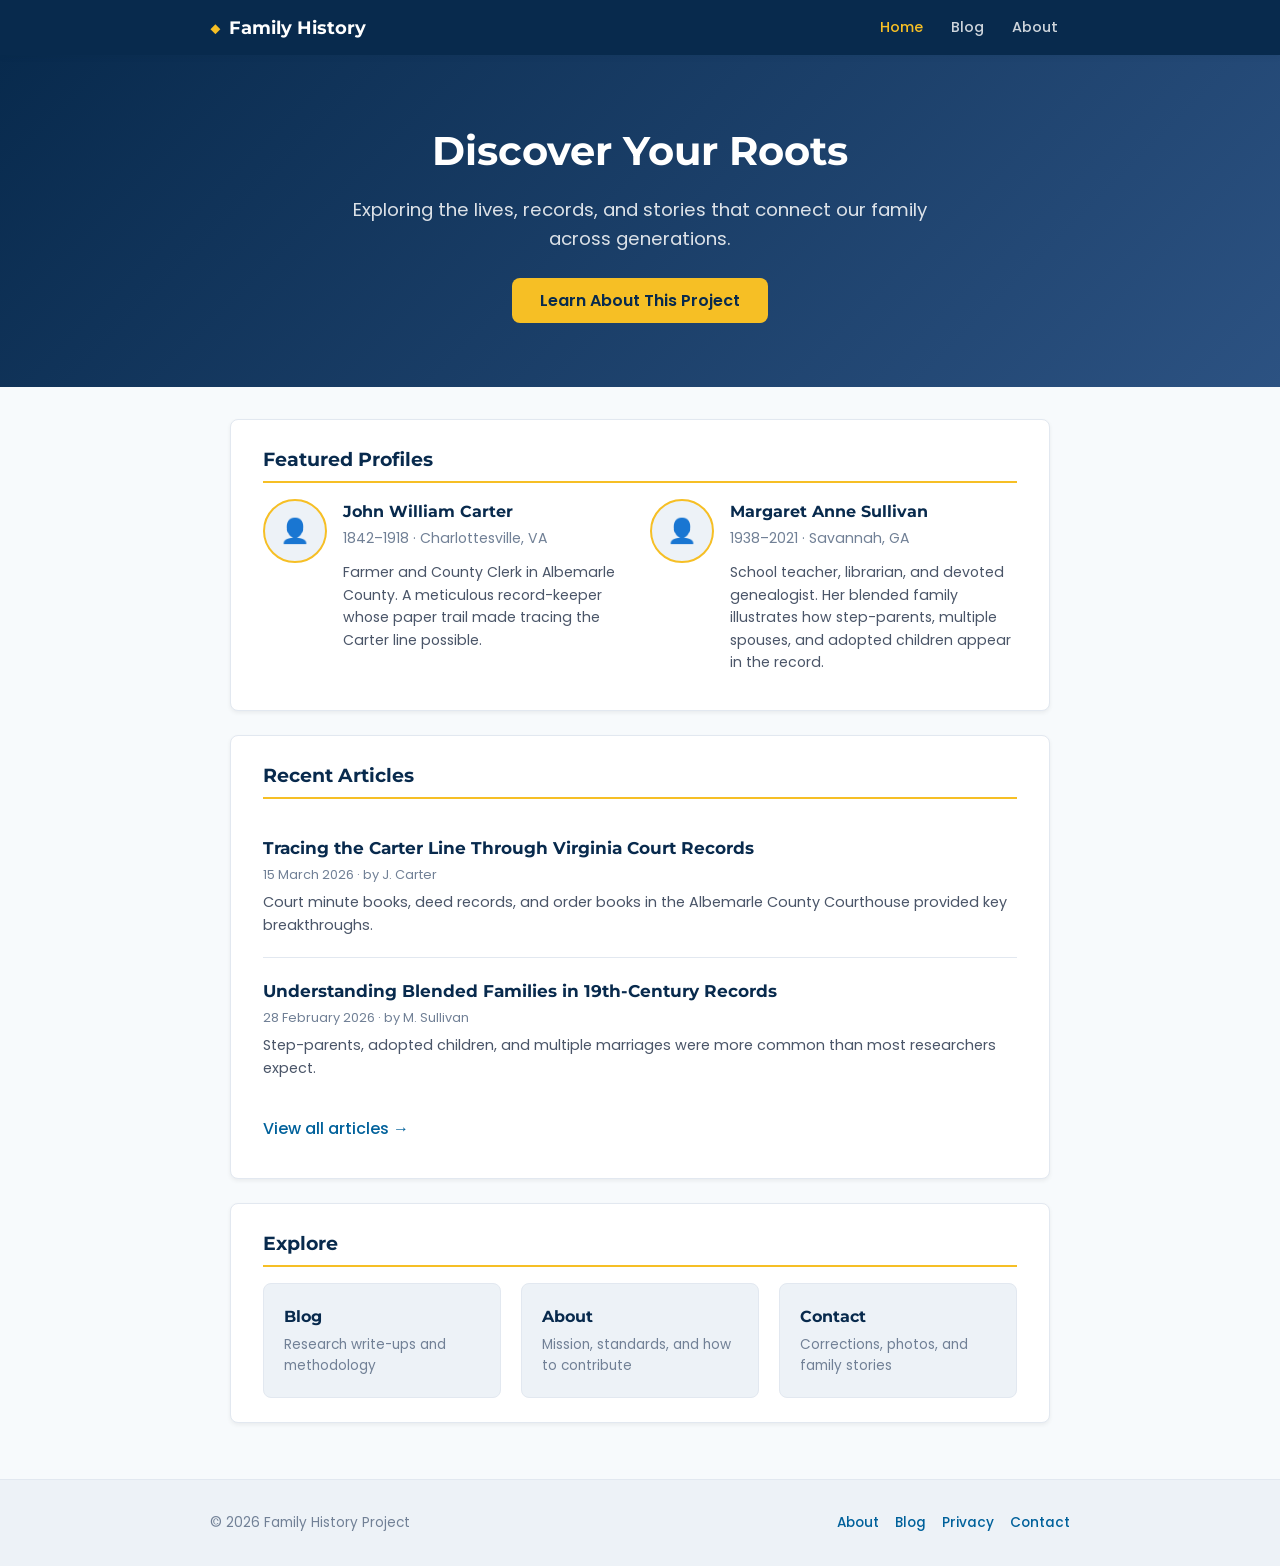
<file: index.html>
<!DOCTYPE html>
<html lang="en">
<head>
  <meta charset="UTF-8">
  <meta name="viewport" content="width=device-width, initial-scale=1.0">
  <title>Family History</title>
  <link rel="preconnect" href="https://fonts.googleapis.com">
  <link rel="preconnect" href="https://fonts.gstatic.com" crossorigin>
  <link href="https://fonts.googleapis.com/css2?family=Montserrat:wght@400;600;700&family=Poppins:wght@300;400;500;600&display=swap" rel="stylesheet">
  <link rel="stylesheet" href="css/profile.css">
</head>
<body>

  <header class="site-header">
    <div class="site-header__inner">
      <a class="site-header__brand" href="index.html"><span>&#9670;</span> Family History</a>
      <nav class="site-nav" aria-label="Main navigation">
        <a href="index.html" aria-current="page">Home</a>
        <a href="blog.html">Blog</a>
        <a href="about.html">About</a>
      </nav>
    </div>
  </header>

  <!-- Hero -->
  <section class="hero">
    <div class="hero__content">
      <h1 class="hero__title">Discover Your Roots</h1>
      <p class="hero__lead">Exploring the lives, records, and stories that connect our family across generations.</p>
      <a class="hero__cta" href="about.html">Learn About This Project</a>
    </div>
  </section>

  <main class="container">

    <!-- Featured Profiles -->
    <section class="card">
      <h2>Featured Profiles</h2>
      <div class="home-grid">

        <article class="home-card">
          <figure class="home-card__photo" aria-label="Profile photo placeholder">&#128100;</figure>
          <div class="home-card__body">
            <h3><a href="profile-carter.html">John William Carter</a></h3>
            <p class="detail"><time datetime="1842-03-12">1842</time>&ndash;<time datetime="1918-11-07">1918</time> &middot; Charlottesville, VA</p>
            <p>Farmer and County Clerk in Albemarle County. A meticulous record-keeper whose paper trail made tracing the Carter line possible.</p>
          </div>
        </article>

        <article class="home-card">
          <figure class="home-card__photo" aria-label="Profile photo placeholder">&#128100;</figure>
          <div class="home-card__body">
            <h3><a href="mixed-family.html">Margaret Anne Sullivan</a></h3>
            <p class="detail"><time datetime="1938-07-03">1938</time>&ndash;<time datetime="2021-01-19">2021</time> &middot; Savannah, GA</p>
            <p>School teacher, librarian, and devoted genealogist. Her blended family illustrates how step-parents, multiple spouses, and adopted children appear in the record.</p>
          </div>
        </article>

      </div>
    </section>

    <!-- Recent Articles -->
    <section class="card">
      <h2>Recent Articles</h2>
      <ul class="blog-list">
        <li>
          <a href="article.html">
            <h3>Tracing the Carter Line Through Virginia Court Records</h3>
            <p class="blog-meta"><time datetime="2026-03-15">15 March 2026</time> &middot; by J. Carter</p>
            <p class="blog-excerpt">Court minute books, deed records, and order books in the Albemarle County Courthouse provided key breakthroughs.</p>
          </a>
        </li>
        <li>
          <a href="#">
            <h3>Understanding Blended Families in 19th-Century Records</h3>
            <p class="blog-meta"><time datetime="2026-02-28">28 February 2026</time> &middot; by M. Sullivan</p>
            <p class="blog-excerpt">Step-parents, adopted children, and multiple marriages were more common than most researchers expect.</p>
          </a>
        </li>
      </ul>
      <p style="margin-top:1rem;"><a href="blog.html" class="person-link">View all articles &rarr;</a></p>
    </section>

    <!-- Quick Links -->
    <section class="card">
      <h2>Explore</h2>
      <div class="home-grid home-grid--3">
        <a href="blog.html" class="explore-tile">
          <strong>Blog</strong>
          <span>Research write-ups and methodology</span>
        </a>
        <a href="about.html" class="explore-tile">
          <strong>About</strong>
          <span>Mission, standards, and how to contribute</span>
        </a>
        <a href="contact.html" class="explore-tile">
          <strong>Contact</strong>
          <span>Corrections, photos, and family stories</span>
        </a>
      </div>
    </section>

  </main>

  <footer class="site-footer">
    <div class="site-footer__inner">
      <p class="site-footer__copy">&copy; 2026 Family History Project</p>
      <nav class="site-footer__links" aria-label="Footer navigation">
        <a href="about.html">About</a>
        <a href="blog.html">Blog</a>
        <a href="#">Privacy</a>
        <a href="contact.html">Contact</a>
      </nav>
    </div>
  </footer>

</body>
</html>
</file>
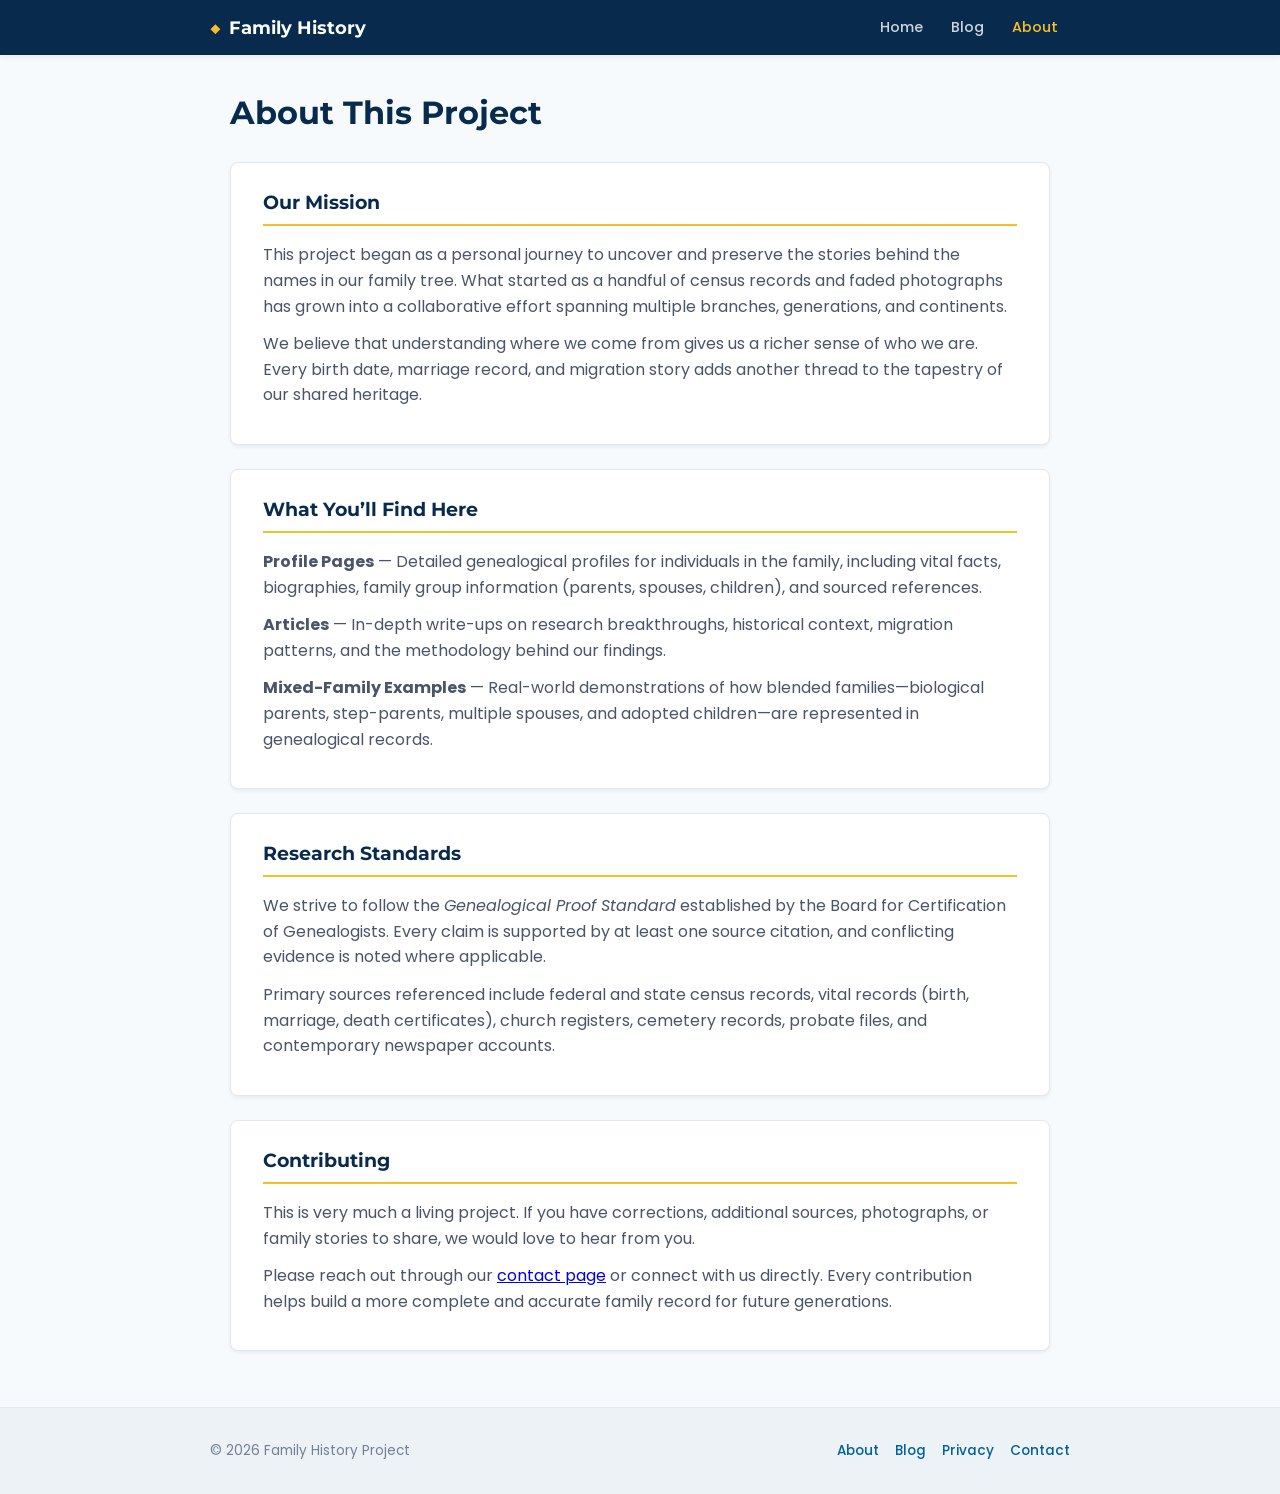
<file: about.html>
<!DOCTYPE html>
<html lang="en">
<head>
  <meta charset="UTF-8">
  <meta name="viewport" content="width=device-width, initial-scale=1.0">
  <title>About &mdash; Family History</title>
  <link rel="preconnect" href="https://fonts.googleapis.com">
  <link rel="preconnect" href="https://fonts.gstatic.com" crossorigin>
  <link href="https://fonts.googleapis.com/css2?family=Montserrat:wght@400;600;700&family=Poppins:wght@300;400;500;600&display=swap" rel="stylesheet">
  <link rel="stylesheet" href="css/profile.css">
</head>
<body>

  <header class="site-header">
    <div class="site-header__inner">
      <a class="site-header__brand" href="index.html"><span>&#9670;</span> Family History</a>
      <nav class="site-nav" aria-label="Main navigation">
        <a href="index.html">Home</a>
        <a href="blog.html">Blog</a>
        <a href="about.html" aria-current="page">About</a>
      </nav>
    </div>
  </header>

  <main class="container">

    <h1 class="page-title">About This Project</h1>

    <article class="card">
      <h2>Our Mission</h2>
      <p>
        This project began as a personal journey to uncover and preserve the stories behind the names in our family tree. What started as a handful of census records and faded photographs has grown into a collaborative effort spanning multiple branches, generations, and continents.
      </p>
      <p>
        We believe that understanding where we come from gives us a richer sense of who we are. Every birth date, marriage record, and migration story adds another thread to the tapestry of our shared heritage.
      </p>
    </article>

    <article class="card">
      <h2>What You&rsquo;ll Find Here</h2>
      <p>
        <strong>Profile Pages</strong> &mdash; Detailed genealogical profiles for individuals in the family, including vital facts, biographies, family group information (parents, spouses, children), and sourced references.
      </p>
      <p>
        <strong>Articles</strong> &mdash; In-depth write-ups on research breakthroughs, historical context, migration patterns, and the methodology behind our findings.
      </p>
      <p>
        <strong>Mixed-Family Examples</strong> &mdash; Real-world demonstrations of how blended families&mdash;biological parents, step-parents, multiple spouses, and adopted children&mdash;are represented in genealogical records.
      </p>
    </article>

    <article class="card">
      <h2>Research Standards</h2>
      <p>
        We strive to follow the <cite>Genealogical Proof Standard</cite> established by the Board for Certification of Genealogists. Every claim is supported by at least one source citation, and conflicting evidence is noted where applicable.
      </p>
      <p>
        Primary sources referenced include federal and state census records, vital records (birth, marriage, death certificates), church registers, cemetery records, probate files, and contemporary newspaper accounts.
      </p>
    </article>

    <section class="card">
      <h2>Contributing</h2>
      <p>
        This is very much a living project. If you have corrections, additional sources, photographs, or family stories to share, we would love to hear from you.
      </p>
      <p>
        Please reach out through our <a href="contact.html">contact page</a> or connect with us directly. Every contribution helps build a more complete and accurate family record for future generations.
      </p>
    </section>

  </main>

  <footer class="site-footer">
    <div class="site-footer__inner">
      <p class="site-footer__copy">&copy; 2026 Family History Project</p>
      <nav class="site-footer__links" aria-label="Footer navigation">
        <a href="about.html">About</a>
        <a href="blog.html">Blog</a>
        <a href="#">Privacy</a>
        <a href="contact.html">Contact</a>
      </nav>
    </div>
  </footer>

</body>
</html>
</file>
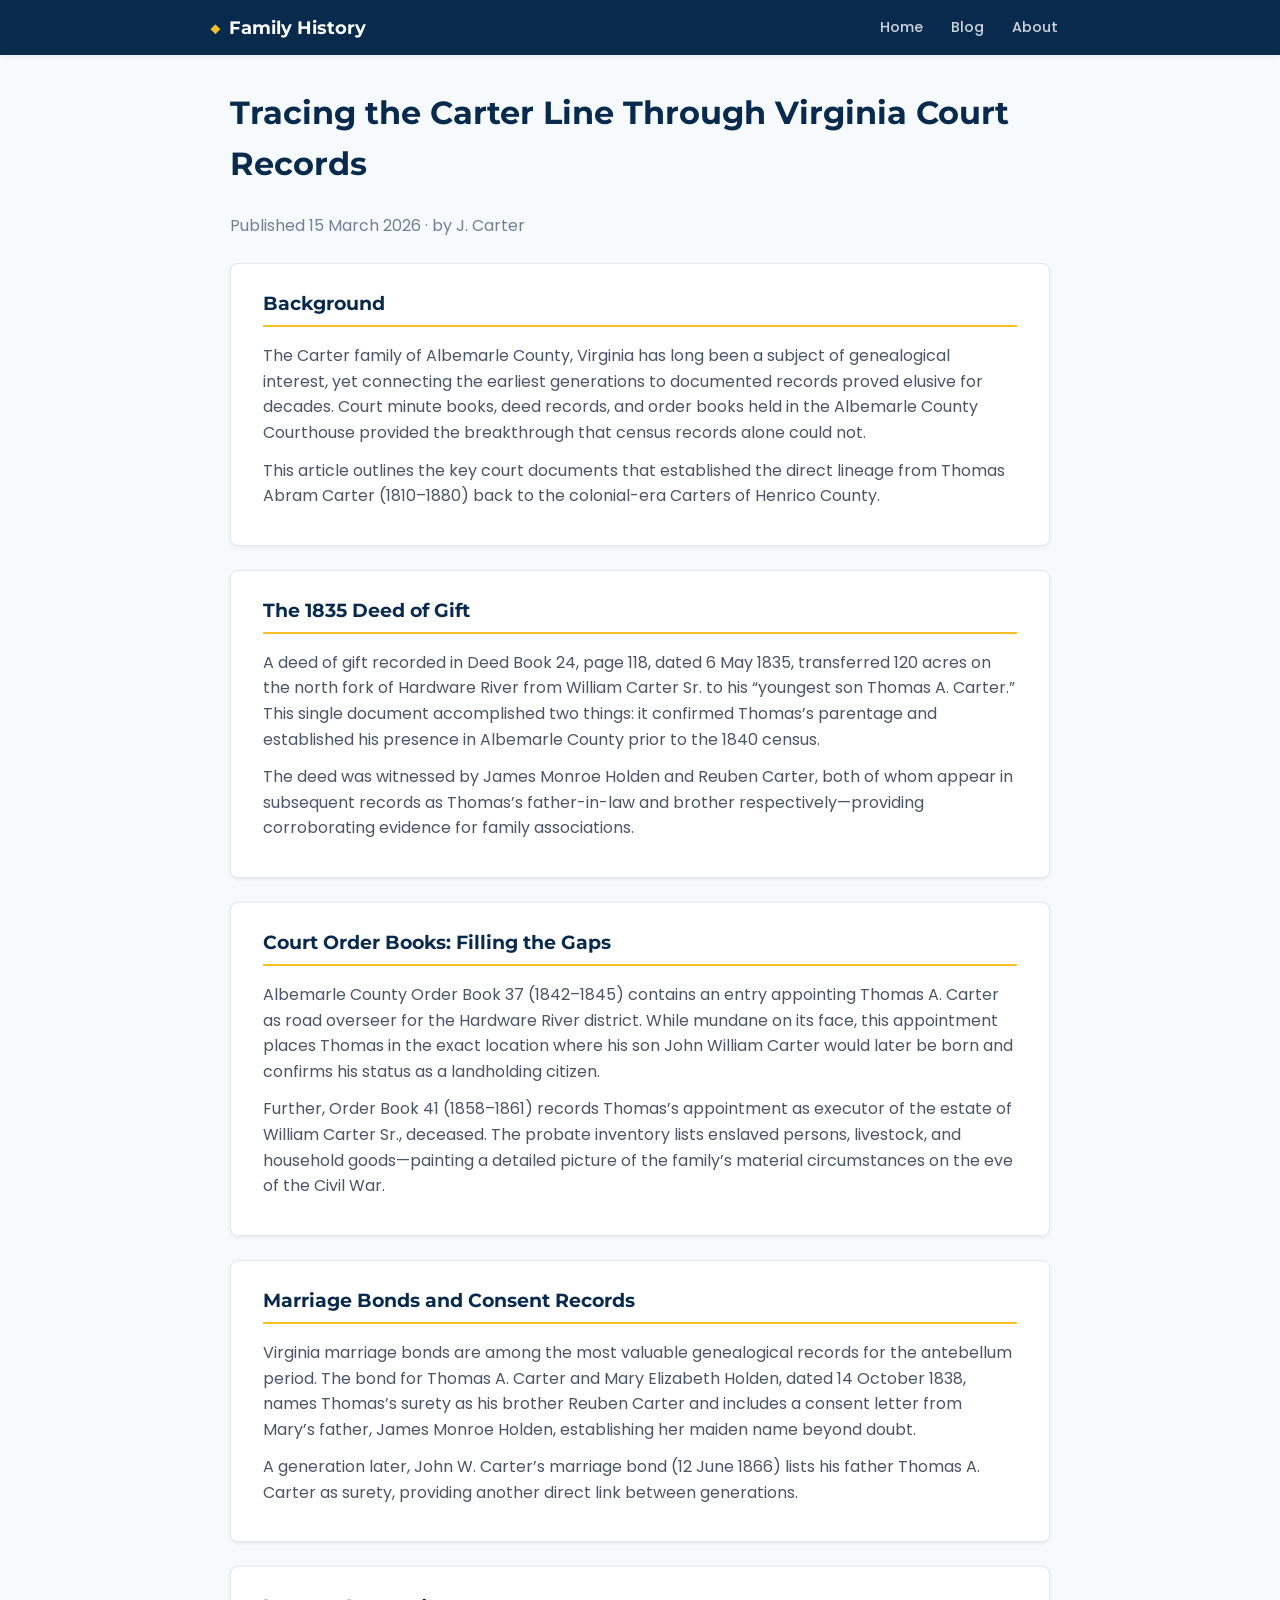
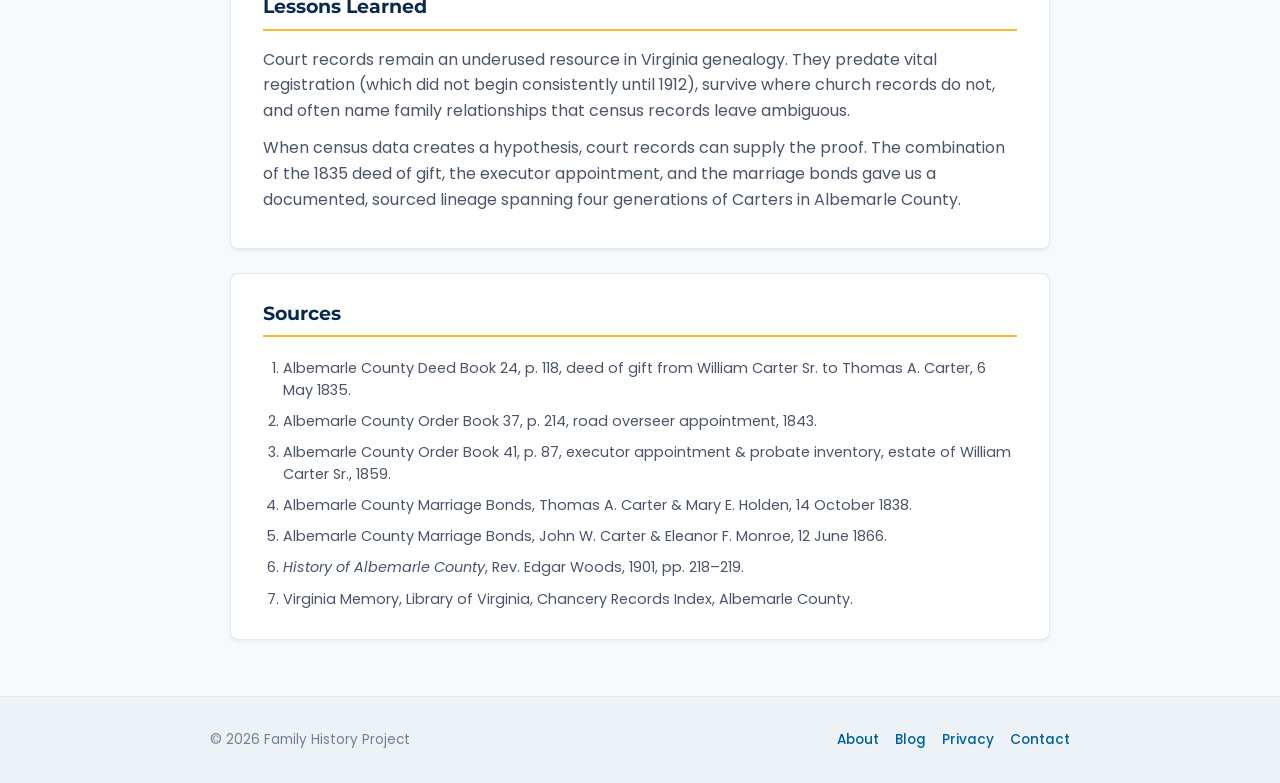
<file: article.html>
<!DOCTYPE html>
<html lang="en">
<head>
  <meta charset="UTF-8">
  <meta name="viewport" content="width=device-width, initial-scale=1.0">
  <title>Tracing the Carter Line Through Virginia Court Records &mdash; Family History</title>
  <link rel="preconnect" href="https://fonts.googleapis.com">
  <link rel="preconnect" href="https://fonts.gstatic.com" crossorigin>
  <link href="https://fonts.googleapis.com/css2?family=Montserrat:wght@400;600;700&family=Poppins:wght@300;400;500;600&display=swap" rel="stylesheet">
  <link rel="stylesheet" href="css/profile.css">
</head>
<body>

  <header class="site-header">
    <div class="site-header__inner">
      <a class="site-header__brand" href="index.html"><span>&#9670;</span> Family History</a>
      <nav class="site-nav" aria-label="Main navigation">
        <a href="index.html">Home</a>
        <a href="blog.html">Blog</a>
        <a href="about.html">About</a>
      </nav>
    </div>
  </header>

  <main class="container">

    <article>
      <header>
        <h1 class="page-title">Tracing the Carter Line Through Virginia Court Records</h1>
        <p class="detail" style="margin-bottom:1.5rem;">
          Published <time datetime="2026-03-15">15 March 2026</time> &middot; by J. Carter
        </p>
      </header>

      <section class="card">
        <h2>Background</h2>
        <p>
          The Carter family of Albemarle County, Virginia has long been a subject of genealogical interest, yet connecting the earliest generations to documented records proved elusive for decades. Court minute books, deed records, and order books held in the Albemarle County Courthouse provided the breakthrough that census records alone could not.
        </p>
        <p>
          This article outlines the key court documents that established the direct lineage from Thomas Abram Carter (1810&ndash;1880) back to the colonial-era Carters of Henrico County.
        </p>
      </section>

      <section class="card">
        <h2>The 1835 Deed of Gift</h2>
        <p>
          A deed of gift recorded in Deed Book 24, page 118, dated 6 May 1835, transferred 120 acres on the north fork of Hardware River from William Carter Sr. to his &ldquo;youngest son Thomas A. Carter.&rdquo; This single document accomplished two things: it confirmed Thomas&rsquo;s parentage and established his presence in Albemarle County prior to the 1840 census.
        </p>
        <p>
          The deed was witnessed by James Monroe Holden and Reuben Carter, both of whom appear in subsequent records as Thomas&rsquo;s father-in-law and brother respectively&mdash;providing corroborating evidence for family associations.
        </p>
      </section>

      <section class="card">
        <h2>Court Order Books: Filling the Gaps</h2>
        <p>
          Albemarle County Order Book 37 (1842&ndash;1845) contains an entry appointing Thomas A. Carter as road overseer for the Hardware River district. While mundane on its face, this appointment places Thomas in the exact location where his son John William Carter would later be born and confirms his status as a landholding citizen.
        </p>
        <p>
          Further, Order Book 41 (1858&ndash;1861) records Thomas&rsquo;s appointment as executor of the estate of William Carter Sr., deceased. The probate inventory lists enslaved persons, livestock, and household goods&mdash;painting a detailed picture of the family&rsquo;s material circumstances on the eve of the Civil War.
        </p>
      </section>

      <section class="card">
        <h2>Marriage Bonds and Consent Records</h2>
        <p>
          Virginia marriage bonds are among the most valuable genealogical records for the antebellum period. The bond for Thomas A. Carter and Mary Elizabeth Holden, dated 14 October 1838, names Thomas&rsquo;s surety as his brother Reuben Carter and includes a consent letter from Mary&rsquo;s father, James Monroe Holden, establishing her maiden name beyond doubt.
        </p>
        <p>
          A generation later, John W. Carter&rsquo;s marriage bond (12 June 1866) lists his father Thomas A. Carter as surety, providing another direct link between generations.
        </p>
      </section>

      <section class="card">
        <h2>Lessons Learned</h2>
        <p>
          Court records remain an underused resource in Virginia genealogy. They predate vital registration (which did not begin consistently until 1912), survive where church records do not, and often name family relationships that census records leave ambiguous.
        </p>
        <p>
          When census data creates a hypothesis, court records can supply the proof. The combination of the 1835 deed of gift, the executor appointment, and the marriage bonds gave us a documented, sourced lineage spanning four generations of Carters in Albemarle County.
        </p>
      </section>

      <aside class="card references">
        <h2>Sources</h2>
        <ol>
          <li>Albemarle County Deed Book 24, p. 118, deed of gift from William Carter Sr. to Thomas A. Carter, 6 May 1835.</li>
          <li>Albemarle County Order Book 37, p. 214, road overseer appointment, 1843.</li>
          <li>Albemarle County Order Book 41, p. 87, executor appointment &amp; probate inventory, estate of William Carter Sr., 1859.</li>
          <li>Albemarle County Marriage Bonds, Thomas A. Carter &amp; Mary E. Holden, 14 October 1838.</li>
          <li>Albemarle County Marriage Bonds, John W. Carter &amp; Eleanor F. Monroe, 12 June 1866.</li>
          <li><cite>History of Albemarle County</cite>, Rev. Edgar Woods, 1901, pp. 218&ndash;219.</li>
          <li>Virginia Memory, Library of Virginia, Chancery Records Index, Albemarle County.</li>
        </ol>
      </aside>

    </article>

  </main>

  <footer class="site-footer">
    <div class="site-footer__inner">
      <p class="site-footer__copy">&copy; 2026 Family History Project</p>
      <nav class="site-footer__links" aria-label="Footer navigation">
        <a href="about.html">About</a>
        <a href="blog.html">Blog</a>
        <a href="#">Privacy</a>
        <a href="contact.html">Contact</a>
      </nav>
    </div>
  </footer>

</body>
</html>
</file>
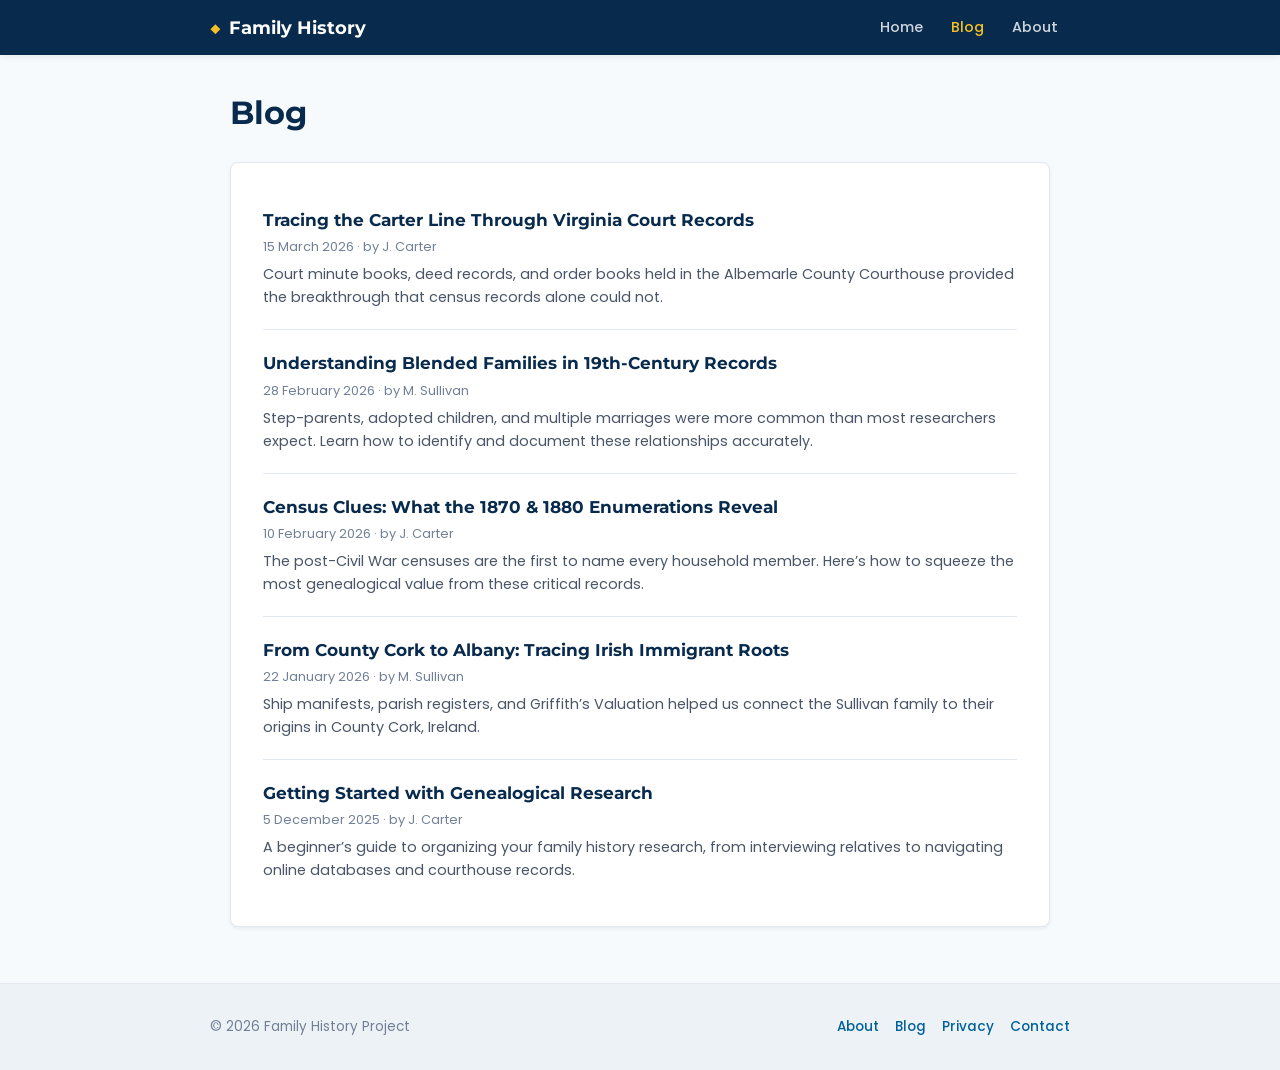
<file: blog.html>
<!DOCTYPE html>
<html lang="en">
<head>
  <meta charset="UTF-8">
  <meta name="viewport" content="width=device-width, initial-scale=1.0">
  <title>Blog &mdash; Family History</title>
  <link rel="preconnect" href="https://fonts.googleapis.com">
  <link rel="preconnect" href="https://fonts.gstatic.com" crossorigin>
  <link href="https://fonts.googleapis.com/css2?family=Montserrat:wght@400;600;700&family=Poppins:wght@300;400;500;600&display=swap" rel="stylesheet">
  <link rel="stylesheet" href="css/profile.css">
</head>
<body>

  <header class="site-header">
    <div class="site-header__inner">
      <a class="site-header__brand" href="index.html"><span>&#9670;</span> Family History</a>
      <nav class="site-nav" aria-label="Main navigation">
        <a href="index.html">Home</a>
        <a href="blog.html" aria-current="page">Blog</a>
        <a href="about.html">About</a>
      </nav>
    </div>
  </header>

  <main class="container">

    <h1 class="page-title">Blog</h1>

    <section class="card">
      <ul class="blog-list">

        <li>
          <a href="article.html">
            <h3>Tracing the Carter Line Through Virginia Court Records</h3>
            <p class="blog-meta"><time datetime="2026-03-15">15 March 2026</time> &middot; by J. Carter</p>
            <p class="blog-excerpt">Court minute books, deed records, and order books held in the Albemarle County Courthouse provided the breakthrough that census records alone could not.</p>
          </a>
        </li>

        <li>
          <a href="#">
            <h3>Understanding Blended Families in 19th-Century Records</h3>
            <p class="blog-meta"><time datetime="2026-02-28">28 February 2026</time> &middot; by M. Sullivan</p>
            <p class="blog-excerpt">Step-parents, adopted children, and multiple marriages were more common than most researchers expect. Learn how to identify and document these relationships accurately.</p>
          </a>
        </li>

        <li>
          <a href="#">
            <h3>Census Clues: What the 1870 &amp; 1880 Enumerations Reveal</h3>
            <p class="blog-meta"><time datetime="2026-02-10">10 February 2026</time> &middot; by J. Carter</p>
            <p class="blog-excerpt">The post-Civil War censuses are the first to name every household member. Here&rsquo;s how to squeeze the most genealogical value from these critical records.</p>
          </a>
        </li>

        <li>
          <a href="#">
            <h3>From County Cork to Albany: Tracing Irish Immigrant Roots</h3>
            <p class="blog-meta"><time datetime="2026-01-22">22 January 2026</time> &middot; by M. Sullivan</p>
            <p class="blog-excerpt">Ship manifests, parish registers, and Griffith&rsquo;s Valuation helped us connect the Sullivan family to their origins in County Cork, Ireland.</p>
          </a>
        </li>

        <li>
          <a href="#">
            <h3>Getting Started with Genealogical Research</h3>
            <p class="blog-meta"><time datetime="2025-12-05">5 December 2025</time> &middot; by J. Carter</p>
            <p class="blog-excerpt">A beginner&rsquo;s guide to organizing your family history research, from interviewing relatives to navigating online databases and courthouse records.</p>
          </a>
        </li>

      </ul>
    </section>

  </main>

  <footer class="site-footer">
    <div class="site-footer__inner">
      <p class="site-footer__copy">&copy; 2026 Family History Project</p>
      <nav class="site-footer__links" aria-label="Footer navigation">
        <a href="about.html">About</a>
        <a href="blog.html">Blog</a>
        <a href="#">Privacy</a>
        <a href="contact.html">Contact</a>
      </nav>
    </div>
  </footer>

</body>
</html>
</file>
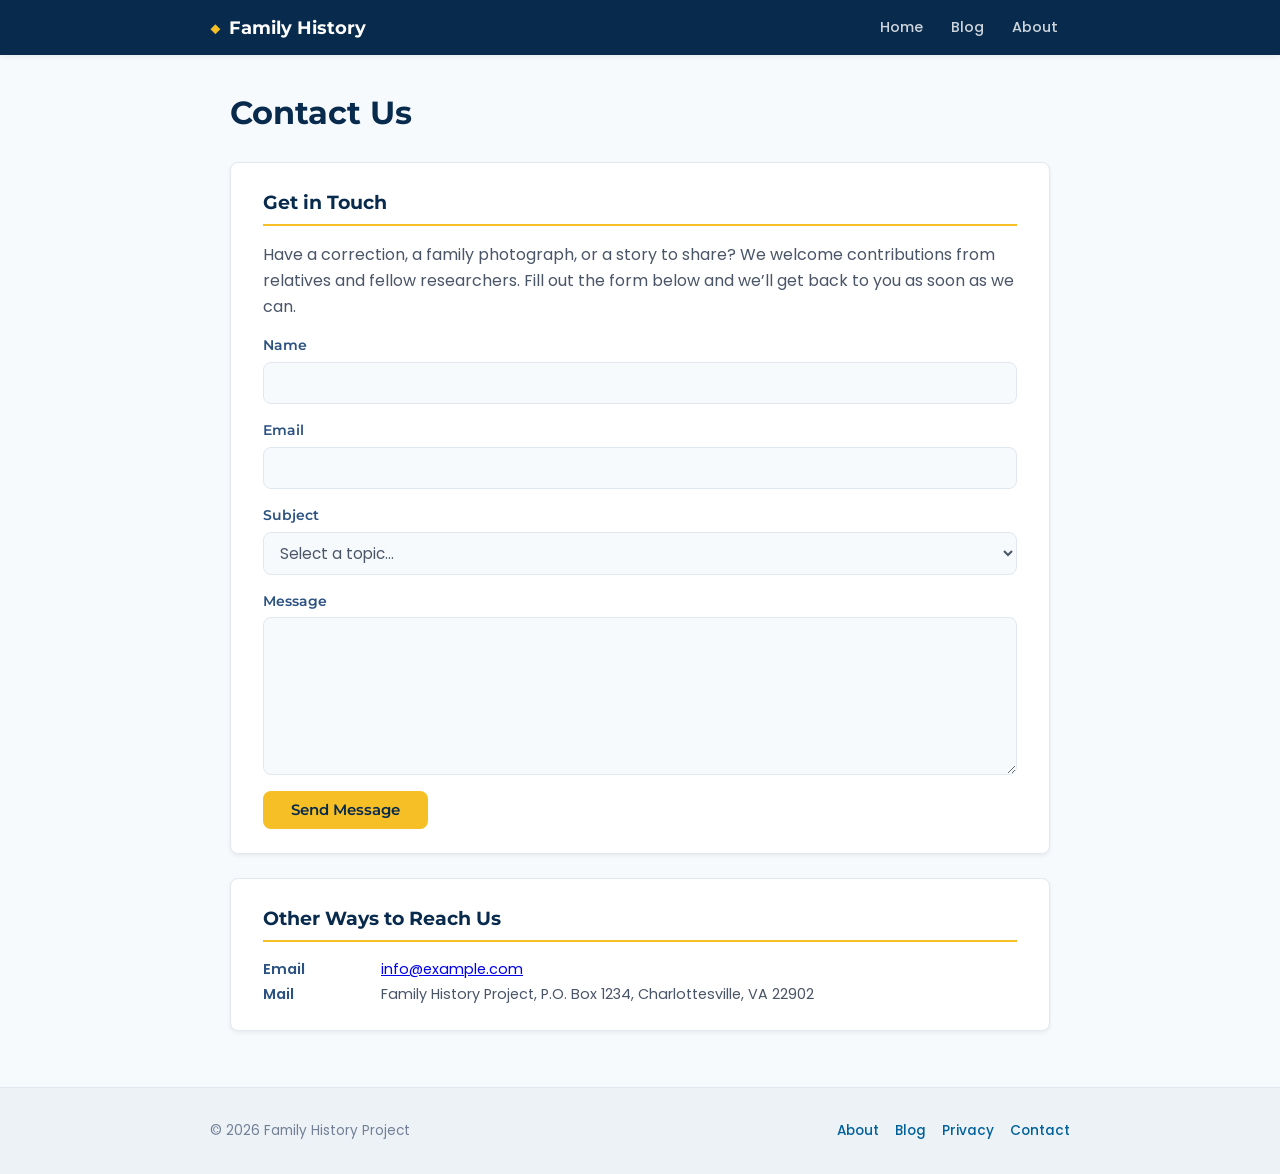
<file: contact.html>
<!DOCTYPE html>
<html lang="en">
<head>
  <meta charset="UTF-8">
  <meta name="viewport" content="width=device-width, initial-scale=1.0">
  <title>Contact &mdash; Family History</title>
  <link rel="preconnect" href="https://fonts.googleapis.com">
  <link rel="preconnect" href="https://fonts.gstatic.com" crossorigin>
  <link href="https://fonts.googleapis.com/css2?family=Montserrat:wght@400;600;700&family=Poppins:wght@300;400;500;600&display=swap" rel="stylesheet">
  <link rel="stylesheet" href="css/profile.css">
</head>
<body>

  <header class="site-header">
    <div class="site-header__inner">
      <a class="site-header__brand" href="index.html"><span>&#9670;</span> Family History</a>
      <nav class="site-nav" aria-label="Main navigation">
        <a href="index.html">Home</a>
        <a href="blog.html">Blog</a>
        <a href="about.html">About</a>
      </nav>
    </div>
  </header>

  <main class="container">

    <h1 class="page-title">Contact Us</h1>

    <section class="card">
      <h2>Get in Touch</h2>
      <p>
        Have a correction, a family photograph, or a story to share? We welcome contributions from relatives and fellow researchers. Fill out the form below and we&rsquo;ll get back to you as soon as we can.
      </p>

      <form class="contact-form" action="#" method="post">
        <div class="form-group">
          <label for="name">Name</label>
          <input type="text" id="name" name="name" required autocomplete="name">
        </div>

        <div class="form-group">
          <label for="email">Email</label>
          <input type="email" id="email" name="email" required autocomplete="email">
        </div>

        <div class="form-group">
          <label for="subject">Subject</label>
          <select id="subject" name="subject" required>
            <option value="" disabled selected>Select a topic&hellip;</option>
            <option value="correction">Correction or Update</option>
            <option value="contribution">Photo or Document Contribution</option>
            <option value="question">Research Question</option>
            <option value="collaboration">Collaboration</option>
            <option value="other">Other</option>
          </select>
        </div>

        <div class="form-group">
          <label for="message">Message</label>
          <textarea id="message" name="message" rows="6" required></textarea>
        </div>

        <button type="submit" class="form-submit">Send Message</button>
      </form>
    </section>

    <aside class="card">
      <h2>Other Ways to Reach Us</h2>
      <dl class="vital-facts">
        <dt>Email</dt>
        <dd><a href="mailto:info@example.com">info@example.com</a></dd>
        <dt>Mail</dt>
        <dd>Family History Project, P.O. Box 1234, Charlottesville, VA 22902</dd>
      </dl>
    </aside>

  </main>

  <footer class="site-footer">
    <div class="site-footer__inner">
      <p class="site-footer__copy">&copy; 2026 Family History Project</p>
      <nav class="site-footer__links" aria-label="Footer navigation">
        <a href="about.html">About</a>
        <a href="blog.html">Blog</a>
        <a href="#">Privacy</a>
        <a href="contact.html">Contact</a>
      </nav>
    </div>
  </footer>

</body>
</html>
</file>
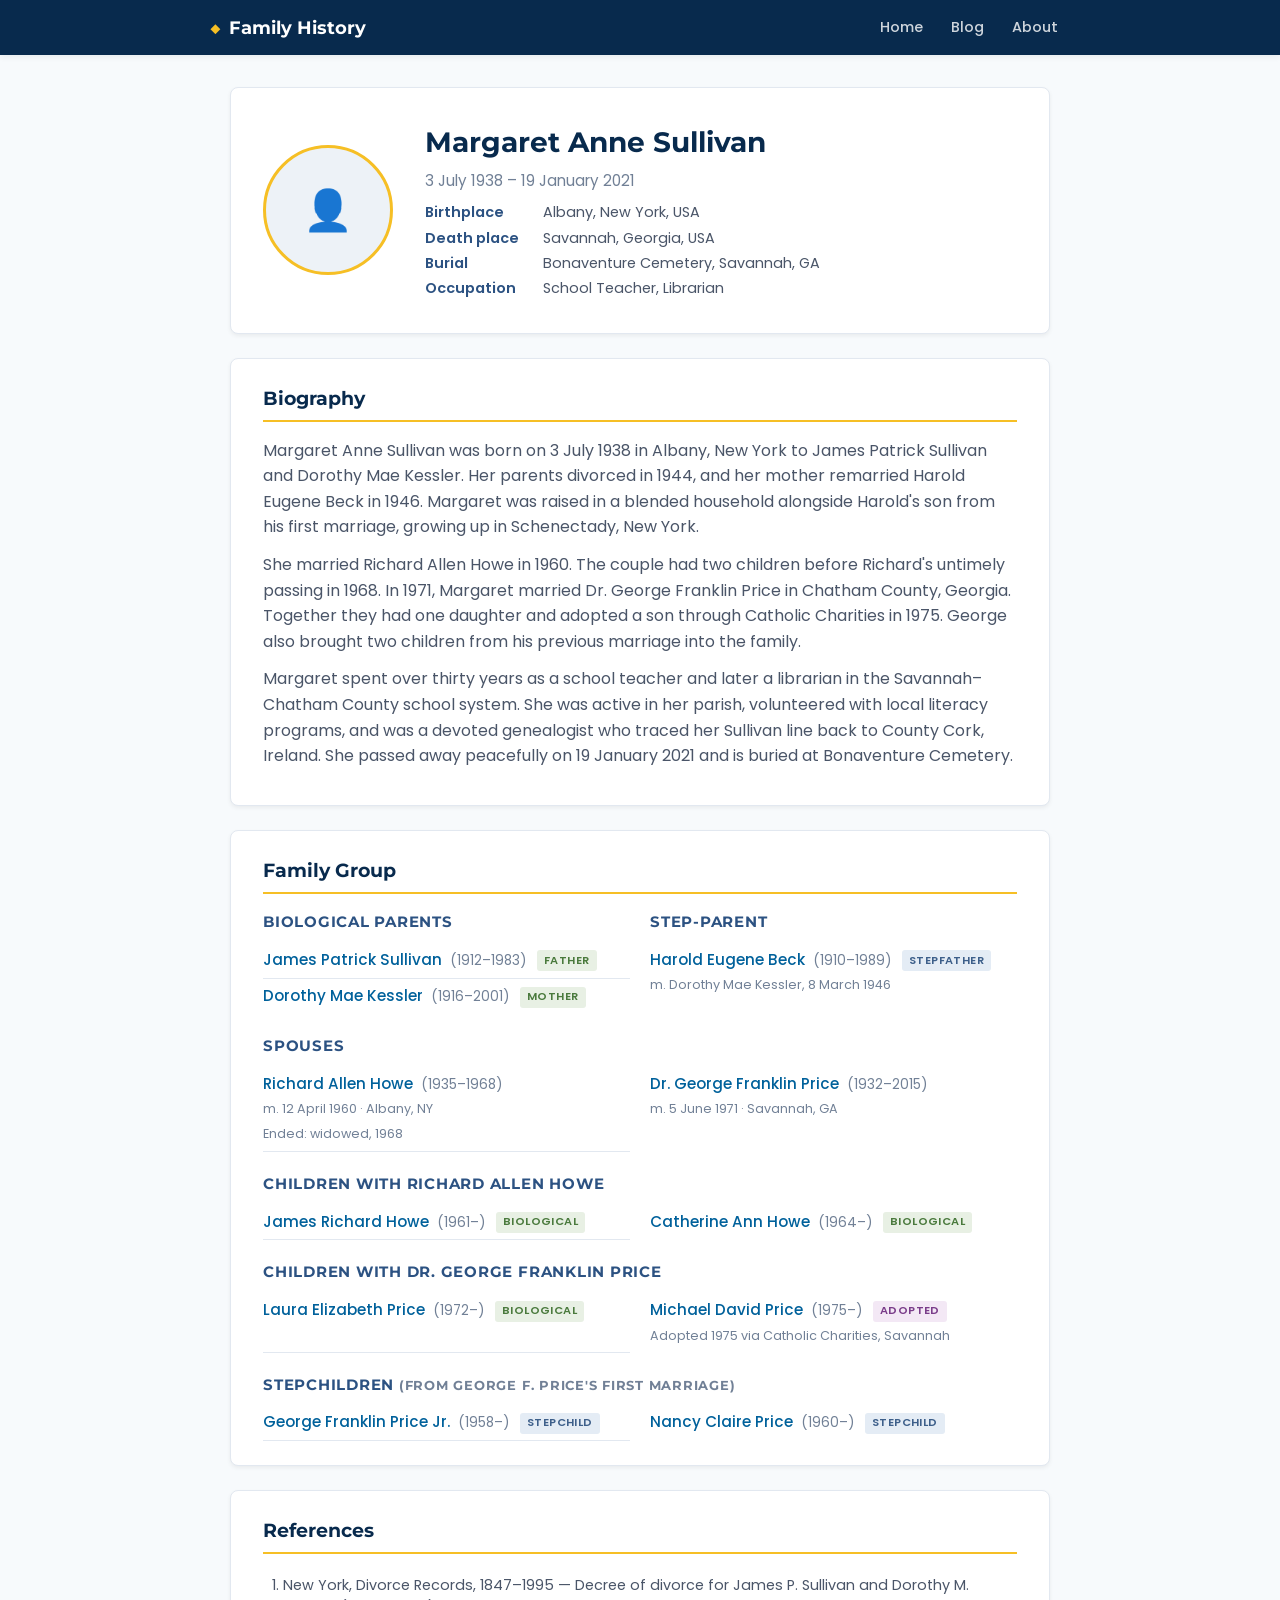
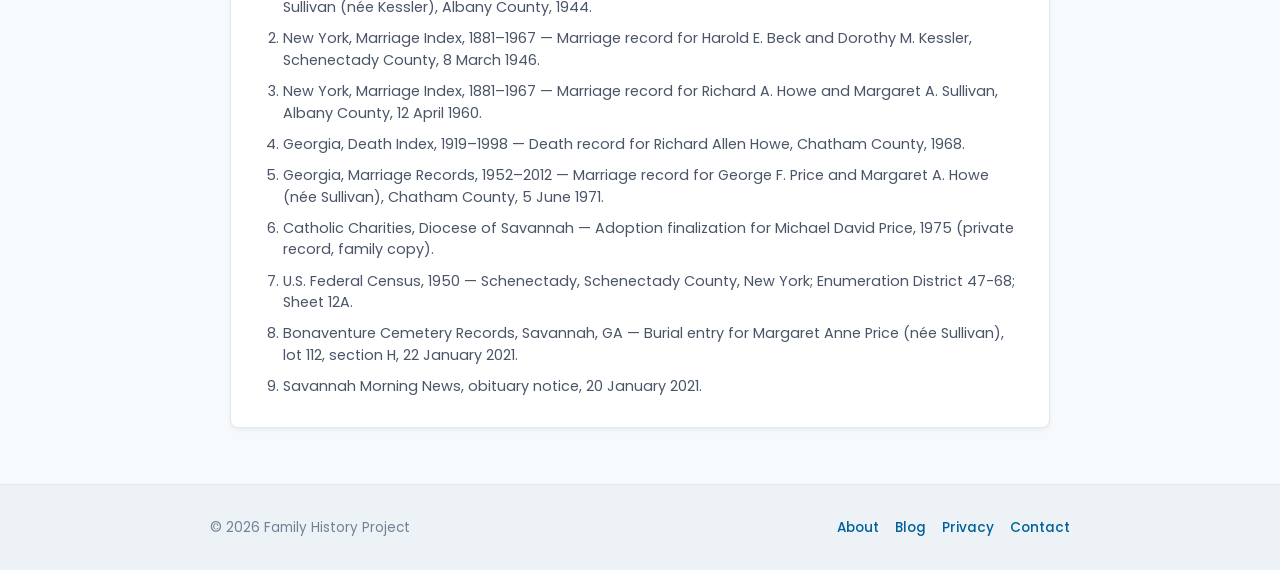
<file: mixed-family.html>
<!DOCTYPE html>
<html lang="en">
<head>
  <meta charset="UTF-8">
  <meta name="viewport" content="width=device-width, initial-scale=1.0">
  <title>Genealogy Profile &mdash; Mixed Family</title>
  <link rel="preconnect" href="https://fonts.googleapis.com">
  <link rel="preconnect" href="https://fonts.gstatic.com" crossorigin>
  <link href="https://fonts.googleapis.com/css2?family=Montserrat:wght@400;600;700&family=Poppins:wght@300;400;500;600&display=swap" rel="stylesheet">
  <link rel="stylesheet" href="css/profile.css">
  <link rel="stylesheet" href="css/mixed-family.css">
</head>
<body>

  <header class="site-header">
    <div class="site-header__inner">
      <a class="site-header__brand" href="index.html"><span>&#9670;</span> Family History</a>
      <nav class="site-nav" aria-label="Main navigation">
        <a href="index.html">Home</a>
        <a href="blog.html">Blog</a>
        <a href="about.html">About</a>
      </nav>
    </div>
  </header>

  <main class="container">

    <!-- Profile Header -->
    <header class="profile-header">
      <figure aria-label="Profile photo placeholder">&#128100;</figure>
      <div>
        <h1>Margaret Anne Sullivan</h1>
        <p class="dates"><time datetime="1938-07-03">3 July 1938</time> &ndash; <time datetime="2021-01-19">19 January 2021</time></p>
        <dl class="vital-facts">
          <dt>Birthplace</dt>
          <dd>Albany, New York, USA</dd>
          <dt>Death place</dt>
          <dd>Savannah, Georgia, USA</dd>
          <dt>Burial</dt>
          <dd>Bonaventure Cemetery, Savannah, GA</dd>
          <dt>Occupation</dt>
          <dd>School Teacher, Librarian</dd>
        </dl>
      </div>
    </header>

    <!-- Biography -->
    <article class="card">
      <h2>Biography</h2>
      <p>
        Margaret Anne Sullivan was born on 3 July 1938 in Albany, New York to James Patrick Sullivan and Dorothy Mae Kessler. Her parents divorced in 1944, and her mother remarried Harold Eugene Beck in 1946. Margaret was raised in a blended household alongside Harold's son from his first marriage, growing up in Schenectady, New York.
      </p>
      <p>
        She married Richard Allen Howe in 1960. The couple had two children before Richard's untimely passing in 1968. In 1971, Margaret married Dr. George Franklin Price in Chatham County, Georgia. Together they had one daughter and adopted a son through Catholic Charities in 1975. George also brought two children from his previous marriage into the family.
      </p>
      <p>
        Margaret spent over thirty years as a school teacher and later a librarian in the Savannah&ndash;Chatham County school system. She was active in her parish, volunteered with local literacy programs, and was a devoted genealogist who traced her Sullivan line back to County Cork, Ireland. She passed away peacefully on 19 January 2021 and is buried at Bonaventure Cemetery.
      </p>
    </article>

    <!-- Family Group -->
    <section class="card">
      <h2>Family Group</h2>
      <div class="family-group">

        <!-- Biological Parents -->
        <section>
          <h3>Biological Parents</h3>
          <ul>
            <li>
              <a class="person-link" href="#">James Patrick Sullivan</a>
              <time class="person-dates" datetime="1912/1983">(1912&ndash;1983)</time>
              <span class="rel-tag biological">Father</span>
            </li>
            <li>
              <a class="person-link" href="#">Dorothy Mae Kessler</a>
              <time class="person-dates" datetime="1916/2001">(1916&ndash;2001)</time>
              <span class="rel-tag biological">Mother</span>
            </li>
          </ul>
        </section>

        <!-- Step-Parent -->
        <section>
          <h3>Step-Parent</h3>
          <ul>
            <li>
              <a class="person-link" href="#">Harold Eugene Beck</a>
              <time class="person-dates" datetime="1910/1989">(1910&ndash;1989)</time>
              <span class="rel-tag step">Stepfather</span>
              <br>
              <small class="detail">m. Dorothy Mae Kessler, <time datetime="1946-03-08">8 March 1946</time></small>
            </li>
          </ul>
        </section>

        <!-- Spouses -->
        <section class="spouse-section">
          <h3>Spouses</h3>
          <ul class="spouse-grid">
            <li>
              <a class="person-link" href="#">Richard Allen Howe</a>
              <time class="person-dates" datetime="1935/1968">(1935&ndash;1968)</time>
              <br>
              <small class="detail">m. <time datetime="1960-04-12">12 April 1960</time> &middot; Albany, NY</small>
              <br>
              <small class="detail">Ended: widowed, 1968</small>
            </li>
            <li>
              <a class="person-link" href="#">Dr. George Franklin Price</a>
              <time class="person-dates" datetime="1932/2015">(1932&ndash;2015)</time>
              <br>
              <small class="detail">m. <time datetime="1971-06-05">5 June 1971</time> &middot; Savannah, GA</small>
            </li>
          </ul>
        </section>

        <!-- Children with Richard Allen Howe -->
        <section class="children-group">
          <h3>Children with Richard Allen Howe</h3>
          <ul class="children-list">
            <li>
              <a class="person-link" href="#">James Richard Howe</a>
              <time class="person-dates" datetime="1961">(1961&ndash;)</time>
              <span class="rel-tag biological">Biological</span>
            </li>
            <li>
              <a class="person-link" href="#">Catherine Ann Howe</a>
              <time class="person-dates" datetime="1964">(1964&ndash;)</time>
              <span class="rel-tag biological">Biological</span>
            </li>
          </ul>
        </section>

        <!-- Children with Dr. George Franklin Price -->
        <section class="children-group">
          <h3>Children with Dr. George Franklin Price</h3>
          <ul class="children-list">
            <li>
              <a class="person-link" href="#">Laura Elizabeth Price</a>
              <time class="person-dates" datetime="1972">(1972&ndash;)</time>
              <span class="rel-tag biological">Biological</span>
            </li>
            <li>
              <a class="person-link" href="#">Michael David Price</a>
              <time class="person-dates" datetime="1975">(1975&ndash;)</time>
              <span class="rel-tag adopted">Adopted</span>
              <br>
              <small class="detail">Adopted 1975 via Catholic Charities, Savannah</small>
            </li>
          </ul>
        </section>

        <!-- Stepchildren -->
        <section class="children-group">
          <h3>Stepchildren <small class="detail">(from George F. Price's first marriage)</small></h3>
          <ul class="children-list">
            <li>
              <a class="person-link" href="#">George Franklin Price Jr.</a>
              <time class="person-dates" datetime="1958">(1958&ndash;)</time>
              <span class="rel-tag step">Stepchild</span>
            </li>
            <li>
              <a class="person-link" href="#">Nancy Claire Price</a>
              <time class="person-dates" datetime="1960">(1960&ndash;)</time>
              <span class="rel-tag step">Stepchild</span>
            </li>
          </ul>
        </section>

      </div>
    </section>

    <!-- References -->
    <aside class="card references">
      <h2>References</h2>
      <ol>
        <li>
          New York, Divorce Records, 1847&ndash;1995 &mdash; Decree of divorce for James P. Sullivan and Dorothy M. Sullivan (n&eacute;e Kessler), Albany County, 1944.
        </li>
        <li>
          New York, Marriage Index, 1881&ndash;1967 &mdash; Marriage record for Harold E. Beck and Dorothy M. Kessler, Schenectady County, 8 March 1946.
        </li>
        <li>
          New York, Marriage Index, 1881&ndash;1967 &mdash; Marriage record for Richard A. Howe and Margaret A. Sullivan, Albany County, 12 April 1960.
        </li>
        <li>
          Georgia, Death Index, 1919&ndash;1998 &mdash; Death record for Richard Allen Howe, Chatham County, 1968.
        </li>
        <li>
          Georgia, Marriage Records, 1952&ndash;2012 &mdash; Marriage record for George F. Price and Margaret A. Howe (n&eacute;e Sullivan), Chatham County, 5 June 1971.
        </li>
        <li>
          Catholic Charities, Diocese of Savannah &mdash; Adoption finalization for Michael David Price, 1975 (private record, family copy).
        </li>
        <li>
          U.S. Federal Census, 1950 &mdash; Schenectady, Schenectady County, New York; Enumeration District 47-68; Sheet 12A.
        </li>
        <li>
          Bonaventure Cemetery Records, Savannah, GA &mdash; Burial entry for Margaret Anne Price (n&eacute;e Sullivan), lot 112, section H, 22 January 2021.
        </li>
        <li>
          Savannah Morning News, obituary notice, 20 January 2021.
        </li>
      </ol>
    </aside>

  </main>

  <footer class="site-footer">
    <div class="site-footer__inner">
      <p class="site-footer__copy">&copy; 2026 Family History Project</p>
      <nav class="site-footer__links" aria-label="Footer navigation">
        <a href="about.html">About</a>
        <a href="blog.html">Blog</a>
        <a href="#">Privacy</a>
        <a href="contact.html">Contact</a>
      </nav>
    </div>
  </footer>

</body>
</html>
</file>
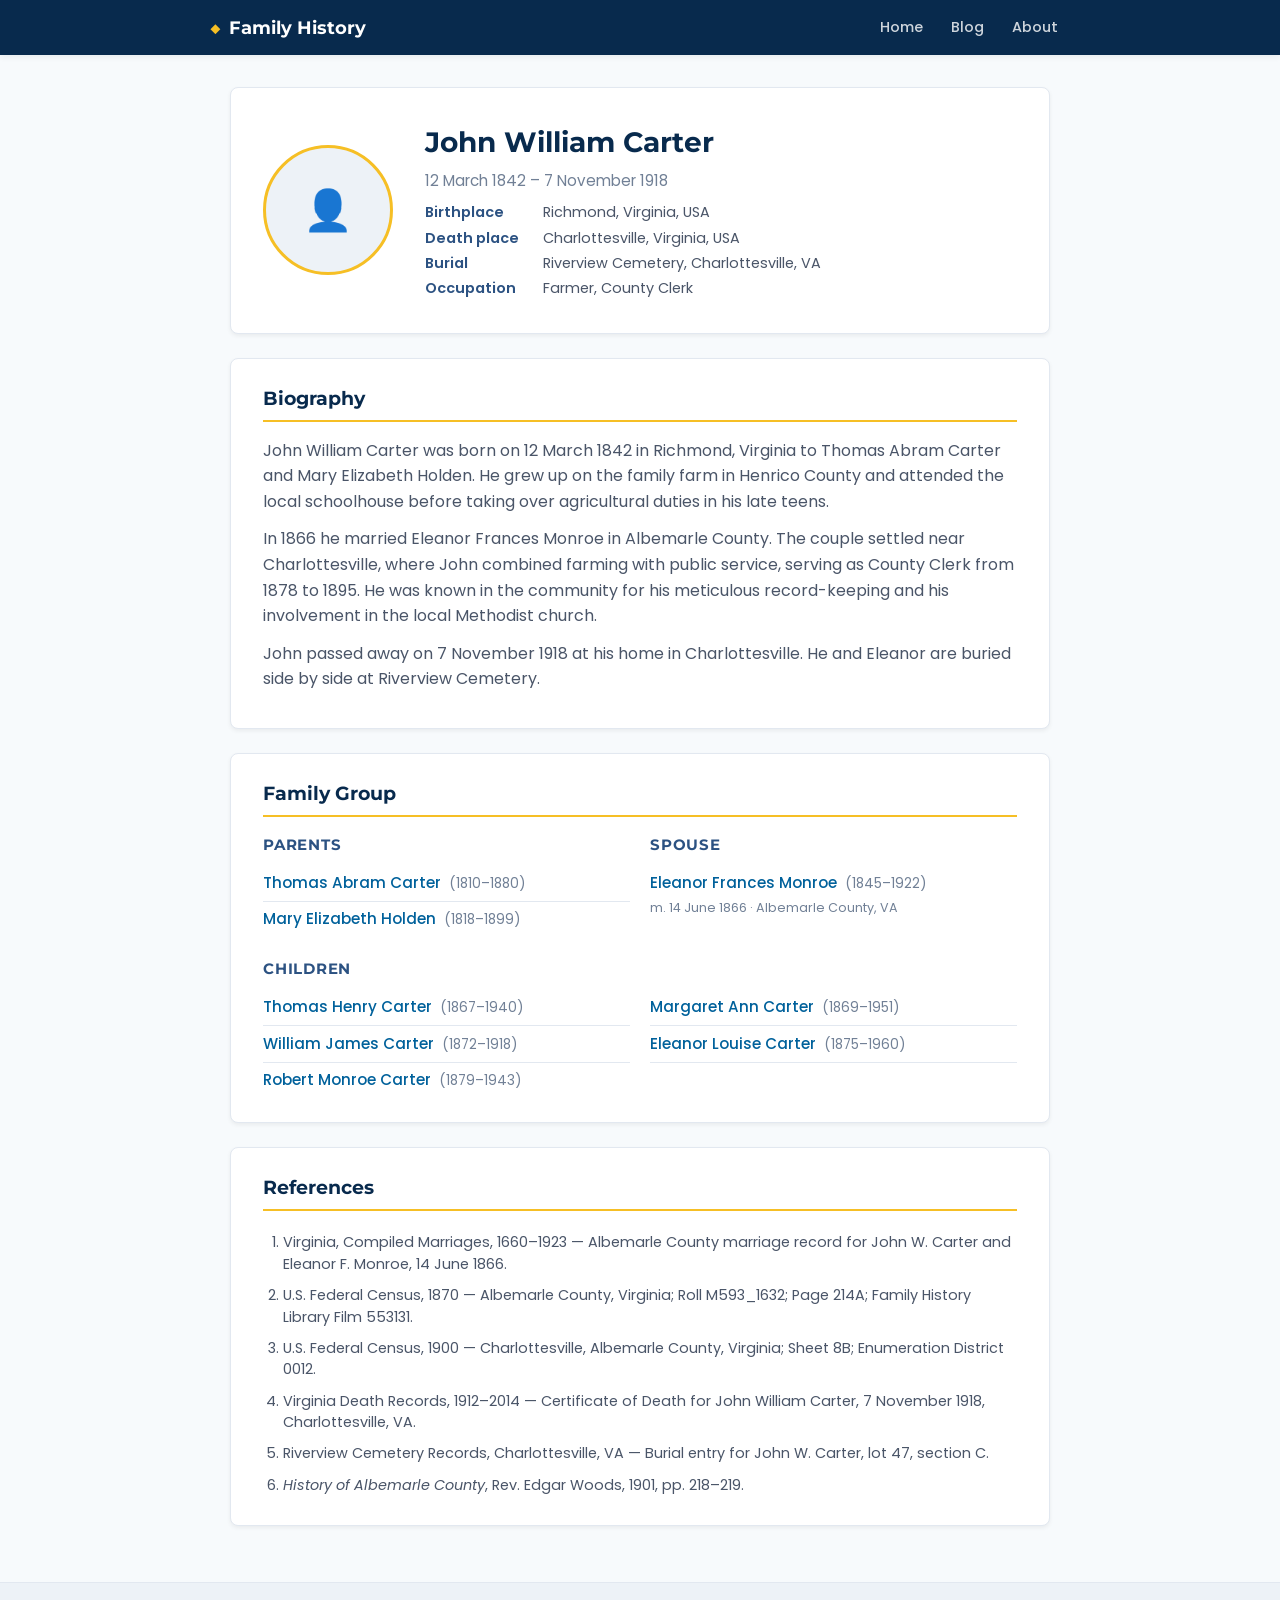
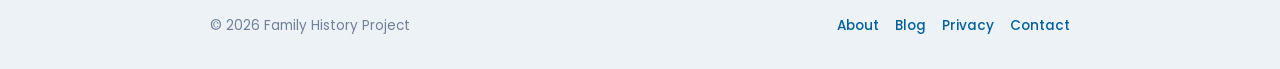
<file: profile-carter.html>
<!DOCTYPE html>
<html lang="en">
<head>
  <meta charset="UTF-8">
  <meta name="viewport" content="width=device-width, initial-scale=1.0">
  <title>John William Carter &mdash; Family History</title>
  <link rel="preconnect" href="https://fonts.googleapis.com">
  <link rel="preconnect" href="https://fonts.gstatic.com" crossorigin>
  <link href="https://fonts.googleapis.com/css2?family=Montserrat:wght@400;600;700&family=Poppins:wght@300;400;500;600&display=swap" rel="stylesheet">
  <link rel="stylesheet" href="css/profile.css">
</head>
<body>

  <header class="site-header">
    <div class="site-header__inner">
      <a class="site-header__brand" href="index.html"><span>&#9670;</span> Family History</a>
      <nav class="site-nav" aria-label="Main navigation">
        <a href="index.html">Home</a>
        <a href="blog.html">Blog</a>
        <a href="about.html">About</a>
      </nav>
    </div>
  </header>

  <main class="container">

    <!-- Profile Header -->
    <header class="profile-header">
      <figure aria-label="Profile photo placeholder">&#128100;</figure>
      <div>
        <h1>John William Carter</h1>
        <p class="dates"><time datetime="1842-03-12">12 March 1842</time> &ndash; <time datetime="1918-11-07">7 November 1918</time></p>
        <dl class="vital-facts">
          <dt>Birthplace</dt>
          <dd>Richmond, Virginia, USA</dd>
          <dt>Death place</dt>
          <dd>Charlottesville, Virginia, USA</dd>
          <dt>Burial</dt>
          <dd>Riverview Cemetery, Charlottesville, VA</dd>
          <dt>Occupation</dt>
          <dd>Farmer, County Clerk</dd>
        </dl>
      </div>
    </header>

    <!-- Biography -->
    <article class="card">
      <h2>Biography</h2>
      <p>
        John William Carter was born on 12 March 1842 in Richmond, Virginia to Thomas Abram Carter and Mary Elizabeth Holden. He grew up on the family farm in Henrico County and attended the local schoolhouse before taking over agricultural duties in his late teens.
      </p>
      <p>
        In 1866 he married Eleanor Frances Monroe in Albemarle County. The couple settled near Charlottesville, where John combined farming with public service, serving as County Clerk from 1878 to 1895. He was known in the community for his meticulous record-keeping and his involvement in the local Methodist church.
      </p>
      <p>
        John passed away on 7 November 1918 at his home in Charlottesville. He and Eleanor are buried side by side at Riverview Cemetery.
      </p>
    </article>

    <!-- Family Group -->
    <section class="card">
      <h2>Family Group</h2>
      <div class="family-group">

        <!-- Parents -->
        <section>
          <h3>Parents</h3>
          <ul>
            <li>
              <a class="person-link" href="#">Thomas Abram Carter</a>
              <time class="person-dates" datetime="1810/1880">(1810&ndash;1880)</time>
            </li>
            <li>
              <a class="person-link" href="#">Mary Elizabeth Holden</a>
              <time class="person-dates" datetime="1818/1899">(1818&ndash;1899)</time>
            </li>
          </ul>
        </section>

        <!-- Spouse -->
        <section>
          <h3>Spouse</h3>
          <ul>
            <li>
              <a class="person-link" href="#">Eleanor Frances Monroe</a>
              <time class="person-dates" datetime="1845/1922">(1845&ndash;1922)</time>
              <br>
              <small class="detail">m. <time datetime="1866-06-14">14 June 1866</time> &middot; Albemarle County, VA</small>
            </li>
          </ul>
        </section>

        <!-- Children -->
        <section class="children-group">
          <h3>Children</h3>
          <ul class="children-list">
            <li>
              <a class="person-link" href="#">Thomas Henry Carter</a>
              <time class="person-dates" datetime="1867/1940">(1867&ndash;1940)</time>
            </li>
            <li>
              <a class="person-link" href="#">Margaret Ann Carter</a>
              <time class="person-dates" datetime="1869/1951">(1869&ndash;1951)</time>
            </li>
            <li>
              <a class="person-link" href="#">William James Carter</a>
              <time class="person-dates" datetime="1872/1918">(1872&ndash;1918)</time>
            </li>
            <li>
              <a class="person-link" href="#">Eleanor Louise Carter</a>
              <time class="person-dates" datetime="1875/1960">(1875&ndash;1960)</time>
            </li>
            <li>
              <a class="person-link" href="#">Robert Monroe Carter</a>
              <time class="person-dates" datetime="1879/1943">(1879&ndash;1943)</time>
            </li>
          </ul>
        </section>

      </div>
    </section>

    <!-- References -->
    <aside class="card references">
      <h2>References</h2>
      <ol>
        <li>
          Virginia, Compiled Marriages, 1660&ndash;1923 &mdash; Albemarle County marriage record for John W. Carter and Eleanor F. Monroe, 14 June 1866.
        </li>
        <li>
          U.S. Federal Census, 1870 &mdash; Albemarle County, Virginia; Roll M593_1632; Page 214A; Family History Library Film 553131.
        </li>
        <li>
          U.S. Federal Census, 1900 &mdash; Charlottesville, Albemarle County, Virginia; Sheet 8B; Enumeration District 0012.
        </li>
        <li>
          Virginia Death Records, 1912&ndash;2014 &mdash; Certificate of Death for John William Carter, 7 November 1918, Charlottesville, VA.
        </li>
        <li>
          Riverview Cemetery Records, Charlottesville, VA &mdash; Burial entry for John W. Carter, lot 47, section C.
        </li>
        <li>
          <cite>History of Albemarle County</cite>, Rev. Edgar Woods, 1901, pp. 218&ndash;219.
        </li>
      </ol>
    </aside>

  </main>

  <footer class="site-footer">
    <div class="site-footer__inner">
      <p class="site-footer__copy">&copy; 2026 Family History Project</p>
      <nav class="site-footer__links" aria-label="Footer navigation">
        <a href="about.html">About</a>
        <a href="blog.html">Blog</a>
        <a href="#">Privacy</a>
        <a href="contact.html">Contact</a>
      </nav>
    </div>
  </footer>

</body>
</html>
</file>
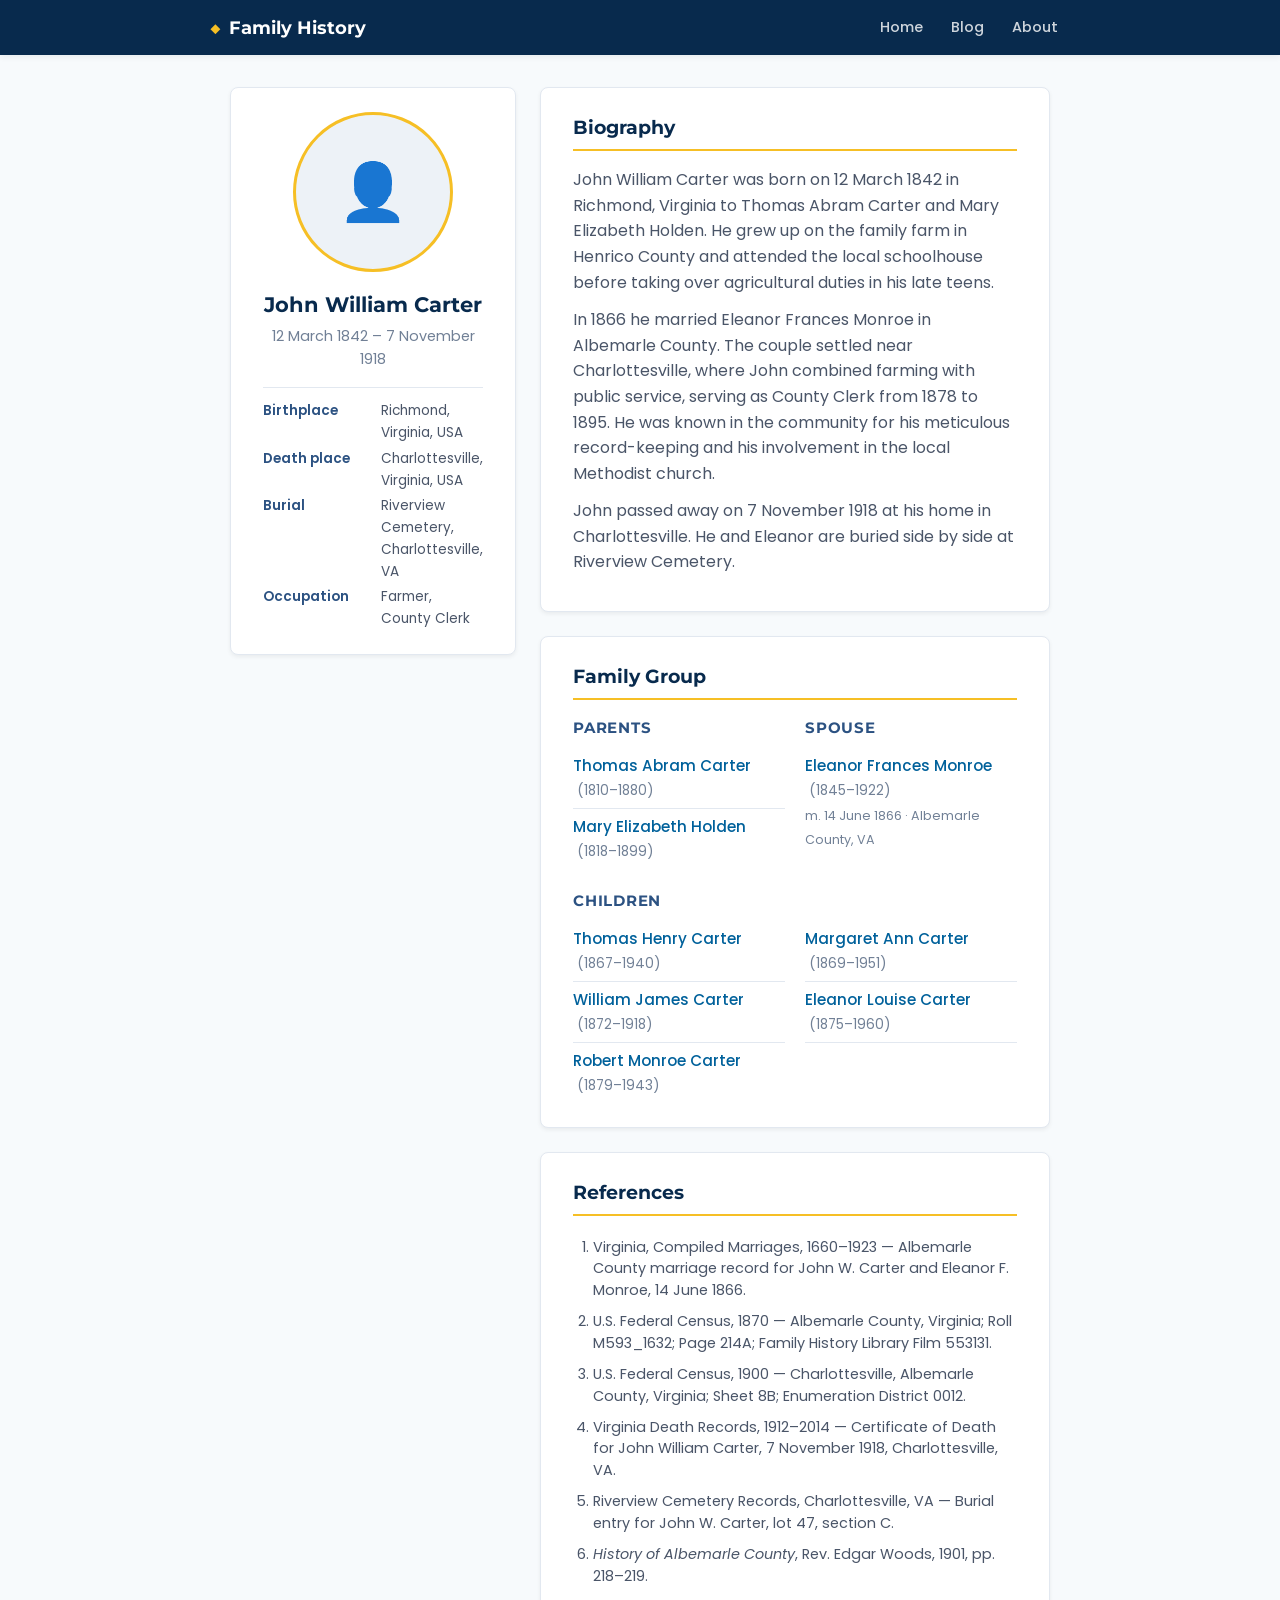
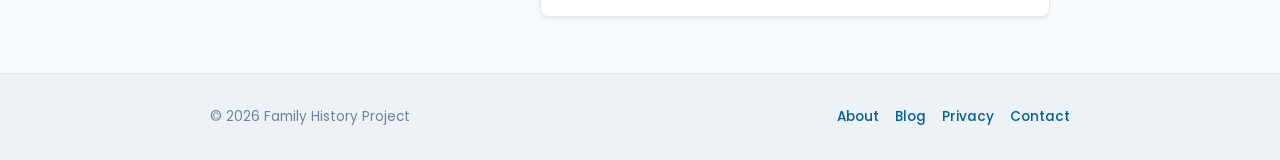
<file: profile-sidebar.html>
<!DOCTYPE html>
<html lang="en">
<head>
  <meta charset="UTF-8">
  <meta name="viewport" content="width=device-width, initial-scale=1.0">
  <title>John William Carter &mdash; Family History</title>
  <link rel="preconnect" href="https://fonts.googleapis.com">
  <link rel="preconnect" href="https://fonts.gstatic.com" crossorigin>
  <link href="https://fonts.googleapis.com/css2?family=Montserrat:wght@400;600;700&family=Poppins:wght@300;400;500;600&display=swap" rel="stylesheet">
  <link rel="stylesheet" href="css/profile.css">
  <link rel="stylesheet" href="css/profile-sidebar.css">
</head>
<body>

  <header class="site-header">
    <div class="site-header__inner">
      <a class="site-header__brand" href="index.html"><span>&#9670;</span> Family History</a>
      <nav class="site-nav" aria-label="Main navigation">
        <a href="index.html">Home</a>
        <a href="blog.html">Blog</a>
        <a href="about.html">About</a>
      </nav>
    </div>
  </header>

  <main class="container">
    <div class="profile-layout">

      <!-- Left Sidebar: Photo & Vital Info -->
      <aside class="profile-sidebar">
        <div class="card">
          <figure aria-label="Profile photo placeholder">&#128100;</figure>
          <h1>John William Carter</h1>
          <span class="dates">
            <time datetime="1842-03-12">12 March 1842</time> &ndash; <time datetime="1918-11-07">7 November 1918</time>
          </span>
          <dl class="vital-facts">
            <dt>Birthplace</dt>
            <dd>Richmond, Virginia, USA</dd>
            <dt>Death place</dt>
            <dd>Charlottesville, Virginia, USA</dd>
            <dt>Burial</dt>
            <dd>Riverview Cemetery, Charlottesville, VA</dd>
            <dt>Occupation</dt>
            <dd>Farmer, County Clerk</dd>
          </dl>
        </div>
      </aside>

      <!-- Right Main Column: Biography & Family -->
      <div class="profile-main">

        <!-- Biography -->
        <article class="card" id="biography">
          <h2>Biography</h2>
          <p>
            John William Carter was born on 12 March 1842 in Richmond, Virginia to Thomas Abram Carter and Mary Elizabeth Holden. He grew up on the family farm in Henrico County and attended the local schoolhouse before taking over agricultural duties in his late teens.
          </p>
          <p>
            In 1866 he married Eleanor Frances Monroe in Albemarle County. The couple settled near Charlottesville, where John combined farming with public service, serving as County Clerk from 1878 to 1895. He was known in the community for his meticulous record-keeping and his involvement in the local Methodist church.
          </p>
          <p>
            John passed away on 7 November 1918 at his home in Charlottesville. He and Eleanor are buried side by side at Riverview Cemetery.
          </p>
        </article>

        <!-- Family Group -->
        <section class="card" id="family-group">
          <h2>Family Group</h2>
          <div class="family-group">

            <!-- Parents -->
            <section>
              <h3>Parents</h3>
              <ul>
                <li>
                  <a class="person-link" href="#">Thomas Abram Carter</a>
                  <time class="person-dates" datetime="1810/1880">(1810&ndash;1880)</time>
                </li>
                <li>
                  <a class="person-link" href="#">Mary Elizabeth Holden</a>
                  <time class="person-dates" datetime="1818/1899">(1818&ndash;1899)</time>
                </li>
              </ul>
            </section>

            <!-- Spouse -->
            <section>
              <h3>Spouse</h3>
              <ul>
                <li>
                  <a class="person-link" href="#">Eleanor Frances Monroe</a>
                  <time class="person-dates" datetime="1845/1922">(1845&ndash;1922)</time>
                  <br>
                  <small class="detail">m. <time datetime="1866-06-14">14 June 1866</time> &middot; Albemarle County, VA</small>
                </li>
              </ul>
            </section>

            <!-- Children -->
            <section class="children-group">
              <h3>Children</h3>
              <ul class="children-list">
                <li>
                  <a class="person-link" href="#">Thomas Henry Carter</a>
                  <time class="person-dates" datetime="1867/1940">(1867&ndash;1940)</time>
                </li>
                <li>
                  <a class="person-link" href="#">Margaret Ann Carter</a>
                  <time class="person-dates" datetime="1869/1951">(1869&ndash;1951)</time>
                </li>
                <li>
                  <a class="person-link" href="#">William James Carter</a>
                  <time class="person-dates" datetime="1872/1918">(1872&ndash;1918)</time>
                </li>
                <li>
                  <a class="person-link" href="#">Eleanor Louise Carter</a>
                  <time class="person-dates" datetime="1875/1960">(1875&ndash;1960)</time>
                </li>
                <li>
                  <a class="person-link" href="#">Robert Monroe Carter</a>
                  <time class="person-dates" datetime="1879/1943">(1879&ndash;1943)</time>
                </li>
              </ul>
            </section>

          </div>
        </section>

        <!-- References -->
        <aside class="card references" id="references">
          <h2>References</h2>
          <ol>
            <li>
              Virginia, Compiled Marriages, 1660&ndash;1923 &mdash; Albemarle County marriage record for John W. Carter and Eleanor F. Monroe, 14 June 1866.
            </li>
            <li>
              U.S. Federal Census, 1870 &mdash; Albemarle County, Virginia; Roll M593_1632; Page 214A; Family History Library Film 553131.
            </li>
            <li>
              U.S. Federal Census, 1900 &mdash; Charlottesville, Albemarle County, Virginia; Sheet 8B; Enumeration District 0012.
            </li>
            <li>
              Virginia Death Records, 1912&ndash;2014 &mdash; Certificate of Death for John William Carter, 7 November 1918, Charlottesville, VA.
            </li>
            <li>
              Riverview Cemetery Records, Charlottesville, VA &mdash; Burial entry for John W. Carter, lot 47, section C.
            </li>
            <li>
              <cite>History of Albemarle County</cite>, Rev. Edgar Woods, 1901, pp. 218&ndash;219.
            </li>
          </ol>
        </aside>

      </div>

    </div>
  </main>

  <footer class="site-footer">
    <div class="site-footer__inner">
      <p class="site-footer__copy">&copy; 2026 Family History Project</p>
      <nav class="site-footer__links" aria-label="Footer navigation">
        <a href="about.html">About</a>
        <a href="blog.html">Blog</a>
        <a href="#">Privacy</a>
        <a href="contact.html">Contact</a>
      </nav>
    </div>
  </footer>

</body>
</html>
</file>
<file: css/profile.css>
/* ── Variables & Reset ── */
:root {
  --clr-bg: #f7fafc;
  --clr-surface: #ffffff;
  --clr-primary: #082a4d;
  --clr-accent: #f6bf25;
  --clr-accent-hover: #c59a1e;
  --clr-text: #4a5568;
  --clr-muted: #718096;
  --clr-border: #e2e8f0;
  --clr-link: #00619b;
  --clr-blue: #2c5282;
  --clr-bg-tertiary: #edf2f7;
  --radius: 8px;
}

*, *::before, *::after { box-sizing: border-box; margin: 0; padding: 0; }

body {
  font-family: 'Poppins', -apple-system, BlinkMacSystemFont, 'Segoe UI', sans-serif;
  background: var(--clr-bg);
  color: var(--clr-text);
  line-height: 1.6;
  min-height: 100vh;
  display: flex;
  flex-direction: column;
}

/* ── Site Header ── */
.site-header {
  background: var(--clr-primary);
  padding: 0 1rem;
  box-shadow: 0 2px 6px rgba(0, 41, 77, 0.07);
  position: sticky;
  top: 0;
  z-index: 100;
}

.site-header .site-header__inner {
  display: flex;
  justify-content: space-between;
  align-items: center;
  max-width: 860px;
  margin: 0 auto;
}

.site-header__brand {
  display: flex;
  align-items: center;
  gap: 0.5rem;
  text-decoration: none;
  color: #ffffff;
  font-family: 'Montserrat', sans-serif;
  font-size: 1.1rem;
  font-weight: 700;
  line-height: 1.1;
}

.site-header__brand span {
  color: var(--clr-accent);
}

.site-nav {
  display: flex;
  gap: 0.25rem;
}

.site-nav a {
  display: flex;
  align-items: center;
  padding: 1rem 0.75rem;
  color: #ffffffcc;
  text-decoration: none;
  font-size: 0.9rem;
  font-weight: 500;
  transition: color 0.15s;
}

.site-nav a:hover,
.site-nav a[aria-current="page"] {
  color: var(--clr-accent);
}

/* ── Site Footer ── */
.site-footer {
  background: var(--clr-bg-tertiary);
  border-top: 1px solid var(--clr-border);
  padding: 2rem 1rem;
  margin-top: auto;
  font-size: 0.85rem;
}

.site-footer__inner {
  display: flex;
  justify-content: space-between;
  align-items: center;
  max-width: 860px;
  margin: 0 auto;
}

.site-footer__copy {
  margin: 0;
  color: var(--clr-muted);
}

.site-footer__links {
  display: flex;
  gap: 1rem;
}

.site-footer__links a {
  color: var(--clr-link);
  text-decoration: none;
  font-weight: 500;
}

.site-footer__links a:hover {
  color: var(--clr-blue);
}

/* ── Layout ── */
.container {
  max-width: 860px;
  margin: 0 auto;
  padding: 2rem 1.25rem;
}

/* ── Page-level headings (non-profile pages) ── */
.page-title {
  font-family: 'Montserrat', sans-serif;
  font-size: 2rem;
  color: var(--clr-primary);
  margin-bottom: 1.5rem;
}

@media (max-width: 600px) {
  .site-header .site-header__inner {
    flex-direction: column;
    gap: 0.25rem;
    padding: 0.5rem 0;
  }

  .site-footer__inner {
    flex-direction: column;
    gap: 0.75rem;
    text-align: center;
  }
}

/* ── Hero ── */
.hero {
  background: linear-gradient(135deg, var(--clr-primary) 0%, var(--clr-blue) 100%);
  padding: 4rem 1.25rem;
  text-align: center;
  color: #ffffff;
}

.hero__content {
  max-width: 620px;
  margin: 0 auto;
}

.hero__title {
  font-family: 'Montserrat', sans-serif;
  font-size: 2.5rem;
  font-weight: 700;
  margin-bottom: 0.75rem;
  color: #ffffff;
}

.hero__lead {
  font-size: 1.15rem;
  color: rgba(255,255,255,0.85);
  margin-bottom: 1.5rem;
}

.hero__cta {
  display: inline-block;
  padding: 0.6rem 1.75rem;
  background: var(--clr-accent);
  color: var(--clr-primary);
  font-weight: 600;
  text-decoration: none;
  border-radius: var(--radius);
  transition: background 0.15s, transform 0.15s;
}

.hero__cta:hover {
  background: var(--clr-accent-hover);
  transform: translateY(-2px);
}

/* ── Home Grid ── */
.home-grid {
  display: grid;
  grid-template-columns: 1fr 1fr;
  gap: 1.25rem;
}

.home-grid--3 {
  grid-template-columns: repeat(3, 1fr);
}

/* ── Home Profile Cards ── */
.home-card {
  display: flex;
  gap: 1rem;
  align-items: flex-start;
}

.home-card__photo {
  width: 64px;
  height: 64px;
  border-radius: 50%;
  border: 2px solid var(--clr-accent);
  background: var(--clr-bg-tertiary);
  display: flex;
  align-items: center;
  justify-content: center;
  color: var(--clr-muted);
  font-size: 1.5rem;
  flex-shrink: 0;
  margin: 0;
}

.home-card__body h3 {
  font-family: 'Montserrat', sans-serif;
  font-size: 1rem;
  margin-bottom: 0.15rem;
}

.home-card__body h3 a {
  color: var(--clr-primary);
  text-decoration: none;
}

.home-card__body h3 a:hover {
  color: var(--clr-link);
}

.home-card__body p {
  font-size: 0.88rem;
  margin-bottom: 0.25rem;
}

/* ── Explore Tiles ── */
.explore-tile {
  display: flex;
  flex-direction: column;
  gap: 0.25rem;
  padding: 1.25rem;
  background: var(--clr-bg-tertiary);
  border: 1px solid var(--clr-border);
  border-radius: var(--radius);
  text-decoration: none;
  transition: border-color 0.15s, box-shadow 0.15s;
}

.explore-tile:hover {
  border-color: var(--clr-accent);
  box-shadow: 0 2px 8px rgba(0,0,0,0.08);
}

.explore-tile strong {
  font-family: 'Montserrat', sans-serif;
  color: var(--clr-primary);
  font-size: 1rem;
}

.explore-tile span {
  font-size: 0.85rem;
  color: var(--clr-muted);
}

@media (max-width: 600px) {
  .hero__title { font-size: 1.75rem; }
  .home-grid, .home-grid--3 { grid-template-columns: 1fr; }
  .home-card { flex-direction: column; align-items: center; text-align: center; }
}

/* ── Blog Listing ── */
.blog-list {
  list-style: none;
  padding: 0;
}

.blog-list li {
  border-bottom: 1px solid var(--clr-border);
}

.blog-list li:last-child {
  border-bottom: none;
}

.blog-list a {
  display: block;
  padding: 1.25rem 0;
  text-decoration: none;
  transition: background 0.15s;
}

.blog-list a:hover {
  background: var(--clr-bg-tertiary);
  margin: 0 -2rem;
  padding: 1.25rem 2rem;
  border-radius: var(--radius);
}

.blog-list h3 {
  font-family: 'Montserrat', sans-serif;
  font-size: 1.05rem;
  color: var(--clr-primary);
  margin-bottom: 0.2rem;
}

.blog-list .blog-meta {
  font-size: 0.8rem;
  color: var(--clr-muted);
  margin-bottom: 0.35rem;
}

.blog-list .blog-excerpt {
  font-size: 0.9rem;
  color: var(--clr-text);
  margin: 0;
}

/* ── Contact Form ── */
.contact-form {
  display: flex;
  flex-direction: column;
  gap: 1rem;
  margin-top: 1rem;
}

.form-group {
  display: flex;
  flex-direction: column;
  gap: 0.3rem;
}

.form-group label {
  font-family: 'Montserrat', sans-serif;
  font-size: 0.85rem;
  font-weight: 600;
  color: var(--clr-blue);
}

.form-group input,
.form-group select,
.form-group textarea {
  font-family: inherit;
  font-size: 0.95rem;
  padding: 0.55rem 0.75rem;
  border: 1px solid var(--clr-border);
  border-radius: var(--radius);
  background: var(--clr-bg);
  color: var(--clr-text);
  transition: border-color 0.15s;
}

.form-group input:focus,
.form-group select:focus,
.form-group textarea:focus {
  outline: none;
  border-color: var(--clr-blue);
  box-shadow: 0 0 0 3px rgba(44,82,130,0.12);
}

.form-group textarea {
  resize: vertical;
}

.form-submit {
  align-self: flex-start;
  padding: 0.6rem 1.75rem;
  font-family: 'Montserrat', sans-serif;
  font-size: 0.95rem;
  font-weight: 600;
  color: var(--clr-primary);
  background: var(--clr-accent);
  border: none;
  border-radius: var(--radius);
  cursor: pointer;
  transition: background 0.15s, transform 0.15s;
}

.form-submit:hover {
  background: var(--clr-accent-hover);
  transform: translateY(-2px);
}

/* ── Profile Header ── */
.profile-header {
  background: var(--clr-surface);
  border: 1px solid var(--clr-border);
  border-radius: var(--radius);
  padding: 2rem;
  display: flex;
  gap: 2rem;
  align-items: center;
  margin-bottom: 1.5rem;
  box-shadow: 0 2px 4px rgba(0,0,0,0.06);
}

.profile-header figure {
  width: 130px;
  height: 130px;
  border-radius: 50%;
  object-fit: cover;
  border: 3px solid var(--clr-accent);
  flex-shrink: 0;
  background: var(--clr-bg-tertiary);
  display: flex;
  align-items: center;
  justify-content: center;
  color: var(--clr-muted);
  font-size: 2.5rem;
  overflow: hidden;
  margin: 0;
}

.profile-header figure img {
  width: 100%;
  height: 100%;
  object-fit: cover;
}

.profile-header h1 {
  font-family: 'Montserrat', sans-serif;
  font-size: 1.75rem;
  color: var(--clr-primary);
  margin-bottom: 0.25rem;
}

.profile-header .dates {
  font-size: 0.95rem;
  color: var(--clr-muted);
  margin-bottom: 0.5rem;
}

/* ── Vital Facts (definition list) ── */
.vital-facts {
  font-size: 0.9rem;
  display: grid;
  grid-template-columns: auto 1fr;
  gap: 0.15rem 0.5rem;
}

.vital-facts dt {
  font-weight: 600;
  color: var(--clr-blue);
  min-width: 110px;
}

.vital-facts dd {
  margin: 0;
}

/* ── Section cards ── */
.card {
  background: var(--clr-surface);
  border: 1px solid var(--clr-border);
  border-radius: var(--radius);
  padding: 1.5rem 2rem;
  margin-bottom: 1.5rem;
  box-shadow: 0 2px 4px rgba(0,0,0,0.06);
}

.card h2 {
  font-family: 'Montserrat', sans-serif;
  font-size: 1.2rem;
  color: var(--clr-primary);
  border-bottom: 2px solid var(--clr-accent);
  padding-bottom: 0.4rem;
  margin-bottom: 1rem;
}

.card p {
  margin-bottom: 0.75rem;
}

/* ── Family Group ── */
.family-group {
  display: grid;
  grid-template-columns: 1fr 1fr;
  gap: 1.25rem;
}

.family-group section {
  padding: 0;
}

.family-group h3 {
  font-family: 'Montserrat', sans-serif;
  font-size: 0.95rem;
  text-transform: uppercase;
  letter-spacing: 0.05em;
  color: var(--clr-blue);
  margin-bottom: 0.5rem;
}

.family-group ul {
  list-style: none;
  padding: 0;
}

.family-group li {
  padding: 0.35rem 0;
  border-bottom: 1px solid var(--clr-border);
  font-size: 0.95rem;
}

.family-group li:last-child {
  border-bottom: none;
}

/* ── Person links & dates ── */
.person-link {
  color: var(--clr-link);
  text-decoration: none;
  font-weight: 500;
}

.person-link:hover {
  text-decoration: none;
  color: var(--clr-blue);
}

.person-dates {
  color: var(--clr-muted);
  font-size: 0.85rem;
  margin-left: 0.25rem;
}

.detail {
  color: var(--clr-muted);
}

/* ── Children grid ── */
.children-group {
  grid-column: 1 / -1;
}

.children-list {
  display: grid;
  grid-template-columns: 1fr 1fr;
  gap: 0 1.25rem;
}

/* ── References ── */
.references ol {
  padding-left: 1.25rem;
}

.references li {
  padding: 0.3rem 0;
  font-size: 0.9rem;
  line-height: 1.5;
}

.references a {
  color: var(--clr-link);
  word-break: break-word;
}

/* ── Responsive ── */
@media (max-width: 600px) {
  .profile-header {
    flex-direction: column;
    text-align: center;
  }

  .family-group {
    grid-template-columns: 1fr;
  }

  .children-list {
    grid-template-columns: 1fr;
  }

  .children-group {
    grid-column: 1;
  }
}
</file>
<file: css/mixed-family.css>
/* ── Relationship Tags ── */
.rel-tag {
  display: inline-block;
  font-size: 0.7rem;
  font-weight: 600;
  text-transform: uppercase;
  letter-spacing: 0.04em;
  padding: 0.1rem 0.45rem;
  border-radius: 3px;
  margin-left: 0.35rem;
  vertical-align: middle;
}

.rel-tag.biological {
  background: #e8f0e4;
  color: #4a7a3d;
}

.rel-tag.step {
  background: #e4ecf5;
  color: #3d5f8a;
}

.rel-tag.adopted {
  background: #f3e8f5;
  color: #7a3d8a;
}

/* ── Spouse grid (full-width) ── */
.spouse-section {
  grid-column: 1 / -1;
}

.spouse-grid {
  display: grid;
  grid-template-columns: 1fr 1fr;
  gap: 0 1.25rem;
  list-style: none;
  padding: 0;
}

.spouse-grid li {
  padding: 0.35rem 0;
  border-bottom: 1px solid var(--clr-border);
  font-size: 0.95rem;
}

.spouse-grid li:last-child {
  border-bottom: none;
}

/* ── Responsive ── */
@media (max-width: 600px) {
  .spouse-grid {
    grid-template-columns: 1fr;
  }

  .spouse-section {
    grid-column: 1;
  }
}
</file>
<file: css/profile-sidebar.css>
/* ── Two-Column Profile Layout ── */
.profile-layout {
  display: grid;
  grid-template-columns: 1fr minmax(0, 740px);
  gap: 1.5rem;
  align-items: start;
}

/* ── Sidebar (Aside) ── */
.profile-sidebar {
  position: sticky;
  top: 5rem;
}

.profile-sidebar .card {
  text-align: center;
}

.profile-sidebar figure {
  width: 160px;
  height: 160px;
  border-radius: 50%;
  border: 3px solid var(--clr-accent);
  background: var(--clr-bg-tertiary);
  display: flex;
  align-items: center;
  justify-content: center;
  color: var(--clr-muted);
  font-size: 3.5rem;
  overflow: hidden;
  margin: 0 auto 1rem;
}

.profile-sidebar figure img {
  width: 100%;
  height: 100%;
  object-fit: cover;
}

.profile-sidebar h1 {
  font-family: 'Montserrat', sans-serif;
  font-size: 1.3rem;
  color: var(--clr-primary);
  margin-bottom: 0.25rem;
}

.profile-sidebar .dates {
  font-size: 0.9rem;
  color: var(--clr-muted);
  margin-bottom: 1rem;
  display: block;
}

.profile-sidebar .vital-facts {
  text-align: left;
  font-size: 0.85rem;
  display: grid;
  grid-template-columns: auto 1fr;
  gap: 0.25rem 0.5rem;
  border-top: 1px solid var(--clr-border);
  padding-top: 0.75rem;
}

.profile-sidebar .vital-facts dt {
  font-weight: 600;
  color: var(--clr-blue);
  white-space: nowrap;
}

.profile-sidebar .vital-facts dd {
  margin: 0;
}

/* ── Main Content Column ── */
.profile-main {
  max-width: 740px;
  min-width: 0;
}

/* ── Responsive: stack on small screens ── */
@media (max-width: 768px) {
  .profile-layout {
    grid-template-columns: 1fr;
  }

  .profile-sidebar {
    position: static;
  }

  .profile-sidebar figure {
    width: 120px;
    height: 120px;
    font-size: 2.5rem;
  }
}
</file>
